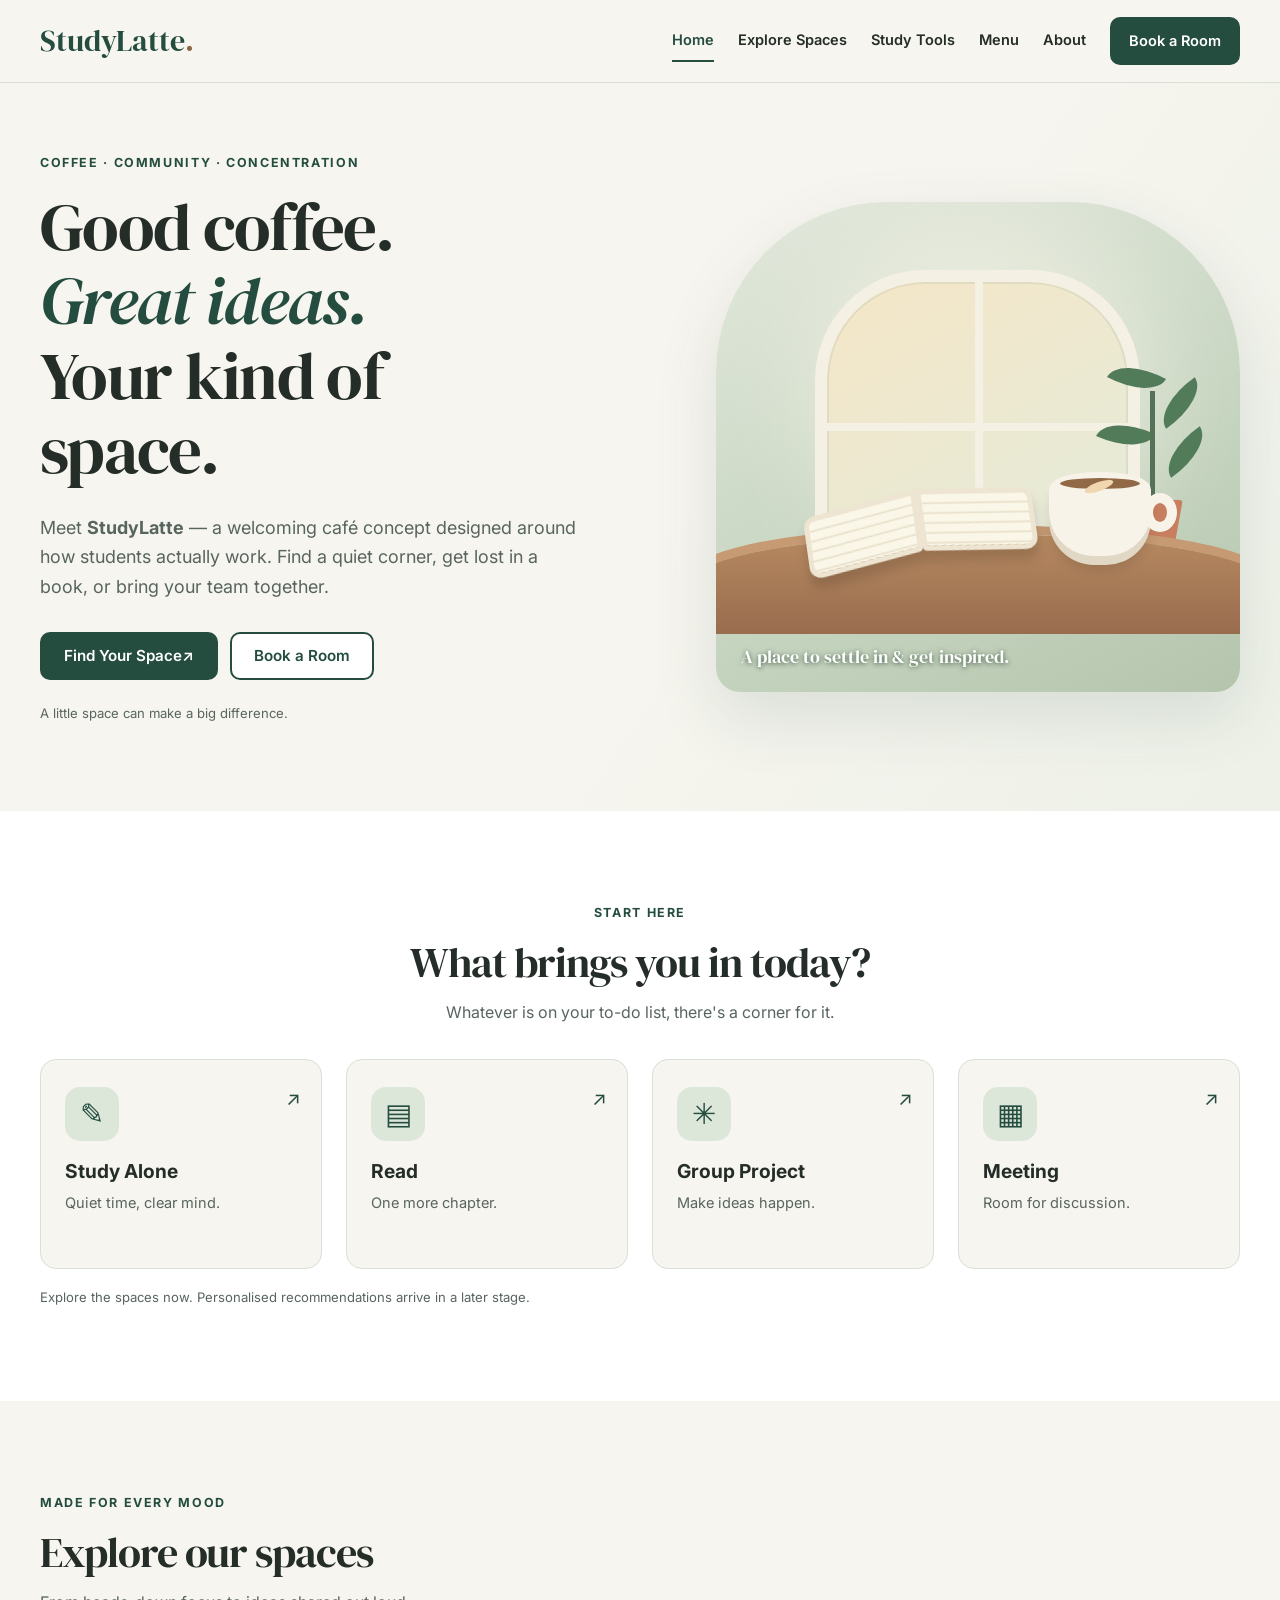
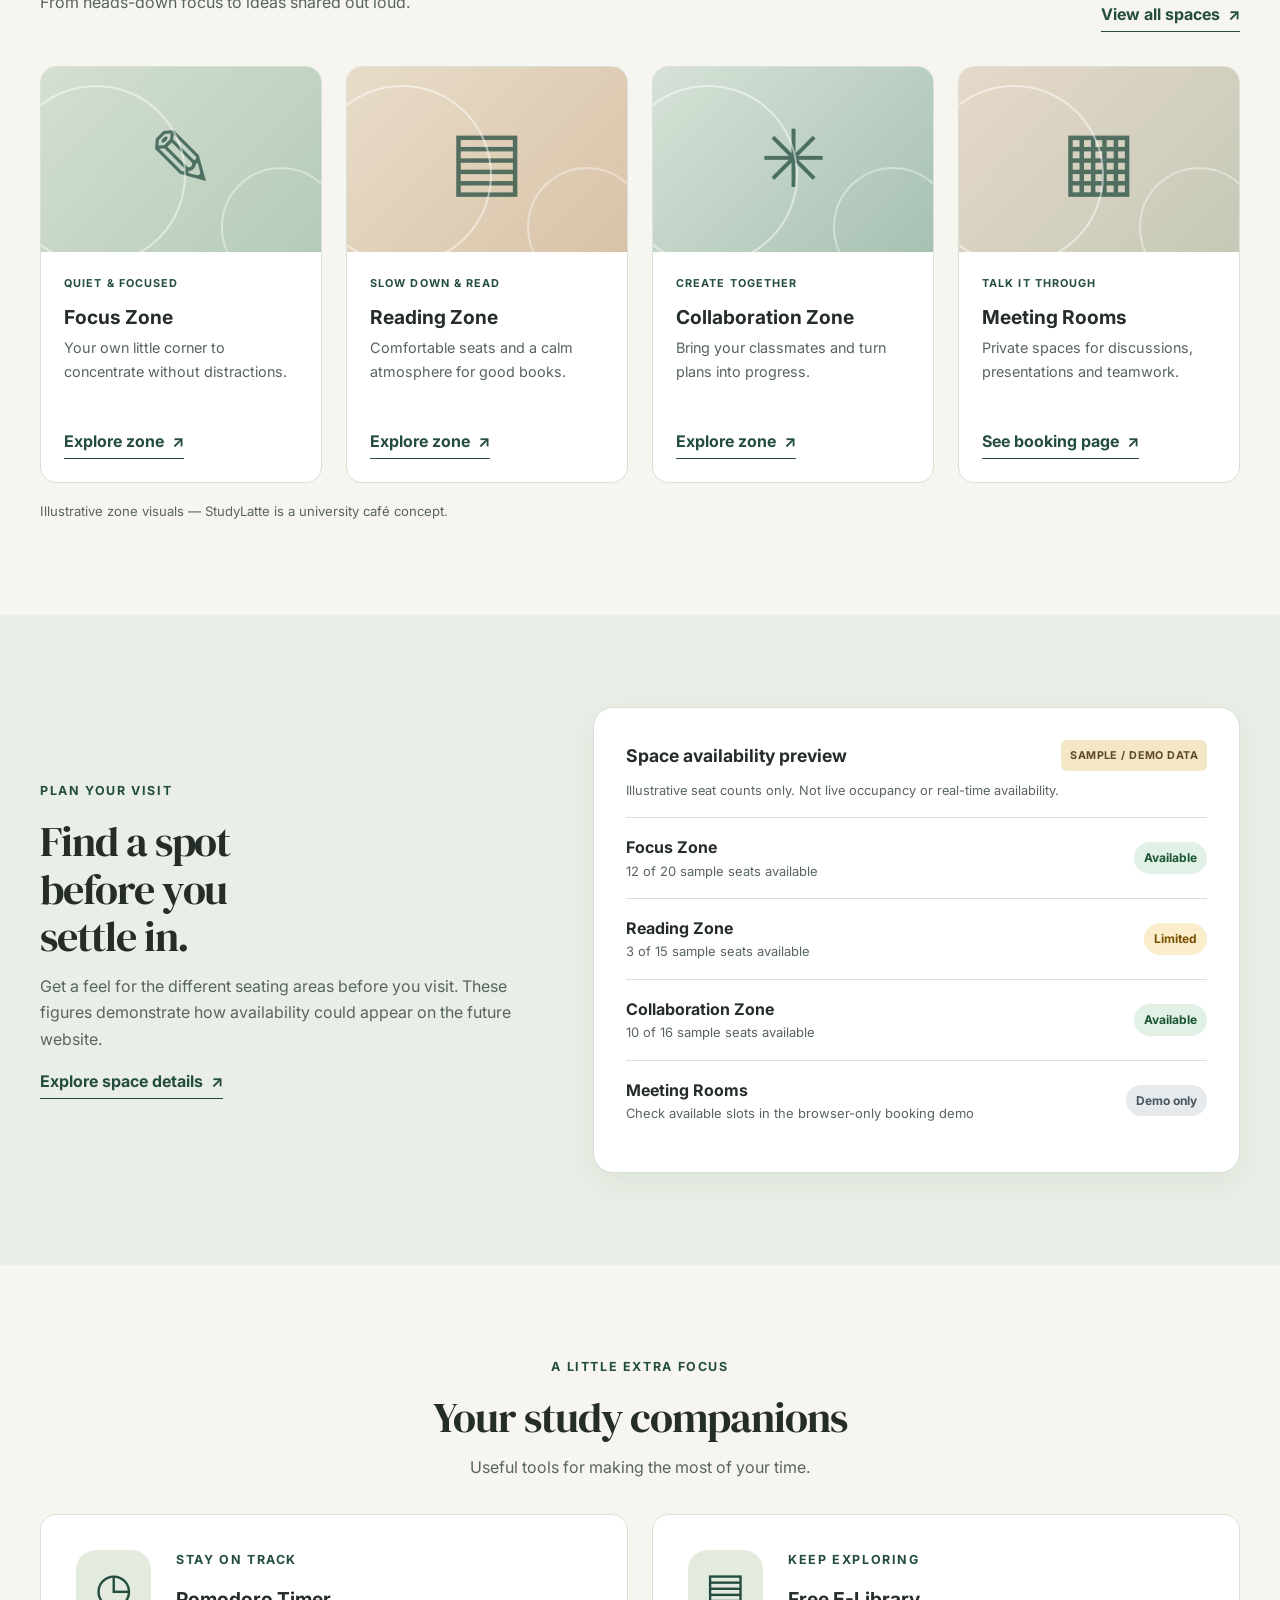
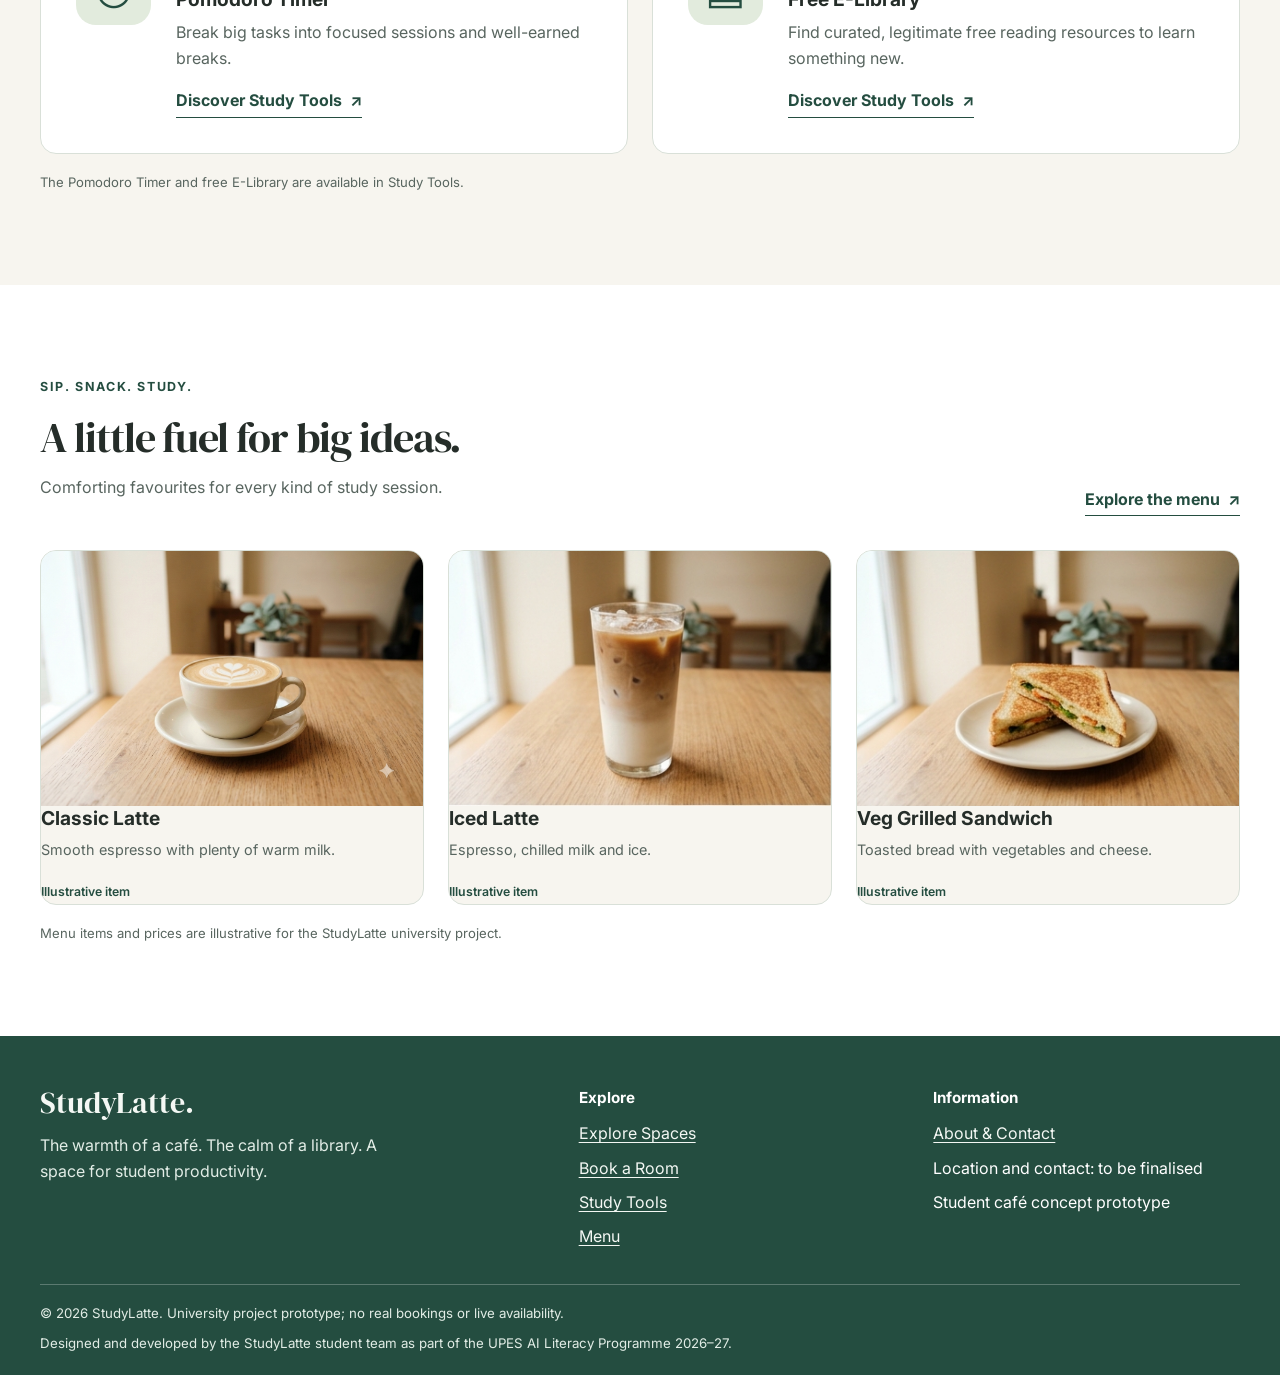
<file: index.html>
<!DOCTYPE html>
<html lang="en">
<head>
  <meta charset="UTF-8">
  <meta name="viewport" content="width=device-width, initial-scale=1">
  <meta name="description" content="StudyLatte is a student-focused reading and productivity café concept with spaces for focus, reading, teamwork and meetings.">
  <meta name="theme-color" content="#244D40">
  <title>StudyLatte | A space for every study session</title>
  <link rel="preconnect" href="https://fonts.googleapis.com">
  <link rel="preconnect" href="https://fonts.gstatic.com" crossorigin>
  <link href="https://fonts.googleapis.com/css2?family=DM+Serif+Display&family=Inter:wght@400;500;600;700&display=swap" rel="stylesheet">
  <link rel="stylesheet" href="css/style.css">
  <link rel="stylesheet" href="css/responsive.css">
  <script src="js/main.js" defer></script>
</head>
<body class="home-page">
  <a class="skip-link" href="#main-content">Skip to main content</a>
  <div id="site-header"></div>

  <main id="main-content" tabindex="-1">
    <!-- Hero: introduction and two clear paths into the site. -->
    <section class="home-hero" aria-labelledby="hero-title">
      <div class="container hero-grid">
        <div class="hero-copy">
          <p class="eyebrow">COFFEE · COMMUNITY · CONCENTRATION</p>
          <h1 id="hero-title">Good coffee.<br><em>Great ideas.</em><br>Your kind of space.</h1>
          <p class="lead">Meet <strong>StudyLatte</strong> — a welcoming café concept designed around how students actually work. Find a quiet corner, get lost in a book, or bring your team together.</p>
          <div class="hero-actions">
            <a class="btn btn-primary" href="spaces.html">Find Your Space <span aria-hidden="true">↗</span></a>
            <a class="btn btn-secondary" href="booking.html">Book a Room</a>
          </div>
          <p class="hero-note">A little space can make a big difference.</p>
        </div>
        <div class="hero-art" role="img" aria-label="Illustration of a warm study café table with a latte, open book, and green plants">
          <div class="hero-art-glow"></div>
          <div class="art-window"><span></span><span></span></div>
          <div class="art-plant"><span class="plant-leaf leaf-one"></span><span class="plant-leaf leaf-two"></span><span class="plant-leaf leaf-three"></span><span class="plant-leaf leaf-four"></span><span class="plant-stem"></span><span class="plant-pot"></span></div>
          <div class="art-table"></div>
          <div class="art-book"><span class="book-left"></span><span class="book-right"></span></div>
          <div class="art-cup"><span class="cup-coffee"></span><span class="cup-latte"></span></div>
          <div class="art-caption">A place to settle in &amp; get inspired.</div>
        </div>
      </div>
    </section>

    <!-- Quick links to the functional Space Finder on Explore Spaces. -->
    <section class="home-section finder-section" aria-labelledby="finder-title">
      <div class="container">
        <div class="section-heading centered">
          <p class="eyebrow">START HERE</p>
          <h2 id="finder-title">What brings you in today?</h2>
          <p>Whatever is on your to-do list, there's a corner for it.</p>
        </div>
        <div class="grid grid-4 activity-grid">
          <a class="activity-card" href="spaces.html"><span class="activity-icon" aria-hidden="true">✎</span><h3>Study Alone</h3><p>Quiet time, clear mind.</p><span class="card-arrow" aria-hidden="true">↗</span></a>
          <a class="activity-card" href="spaces.html"><span class="activity-icon" aria-hidden="true">▤</span><h3>Read</h3><p>One more chapter.</p><span class="card-arrow" aria-hidden="true">↗</span></a>
          <a class="activity-card" href="spaces.html"><span class="activity-icon" aria-hidden="true">✳</span><h3>Group Project</h3><p>Make ideas happen.</p><span class="card-arrow" aria-hidden="true">↗</span></a>
          <a class="activity-card" href="spaces.html"><span class="activity-icon" aria-hidden="true">▦</span><h3>Meeting</h3><p>Room for discussion.</p><span class="card-arrow" aria-hidden="true">↗</span></a>
        </div>
        <p class="section-footnote">Explore the spaces now. Personalised recommendations arrive in a later stage.</p>
      </div>
    </section>

    <!-- Four spaces: illustrative visual tiles, not photographs of a real venue. -->
    <section class="home-section spaces-section" aria-labelledby="spaces-title">
      <div class="container">
        <div class="section-heading heading-split">
          <div><p class="eyebrow">MADE FOR EVERY MOOD</p><h2 id="spaces-title">Explore our spaces</h2><p>From heads-down focus to ideas shared out loud.</p></div>
          <a class="text-link" href="spaces.html">View all spaces <span aria-hidden="true">↗</span></a>
        </div>
        <div class="grid grid-4 zone-grid">
          <article class="zone-card"><div class="zone-art zone-focus" aria-hidden="true"><span>✎</span></div><div class="zone-card-body"><span class="zone-tag">QUIET &amp; FOCUSED</span><h3>Focus Zone</h3><p>Your own little corner to concentrate without distractions.</p><a href="spaces.html" class="text-link">Explore zone <span aria-hidden="true">↗</span></a></div></article>
          <article class="zone-card"><div class="zone-art zone-reading" aria-hidden="true"><span>▤</span></div><div class="zone-card-body"><span class="zone-tag">SLOW DOWN &amp; READ</span><h3>Reading Zone</h3><p>Comfortable seats and a calm atmosphere for good books.</p><a href="spaces.html" class="text-link">Explore zone <span aria-hidden="true">↗</span></a></div></article>
          <article class="zone-card"><div class="zone-art zone-collab" aria-hidden="true"><span>✳</span></div><div class="zone-card-body"><span class="zone-tag">CREATE TOGETHER</span><h3>Collaboration Zone</h3><p>Bring your classmates and turn plans into progress.</p><a href="spaces.html" class="text-link">Explore zone <span aria-hidden="true">↗</span></a></div></article>
          <article class="zone-card"><div class="zone-art zone-meeting" aria-hidden="true"><span>▦</span></div><div class="zone-card-body"><span class="zone-tag">TALK IT THROUGH</span><h3>Meeting Rooms</h3><p>Private spaces for discussions, presentations and teamwork.</p><a href="booking.html" class="text-link">See booking page <span aria-hidden="true">↗</span></a></div></article>
        </div>
        <p class="section-footnote">Illustrative zone visuals — StudyLatte is a university café concept.</p>
      </div>
    </section>

    <!-- All values below are intentionally fixed sample figures, NOT live occupancy. -->
    <section class="home-section availability-section" aria-labelledby="availability-title">
      <div class="container availability-layout">
        <div class="availability-copy"><p class="eyebrow">PLAN YOUR VISIT</p><h2 id="availability-title">Find a spot before you settle in.</h2><p>Get a feel for the different seating areas before you visit. These figures demonstrate how availability could appear on the future website.</p><a class="text-link" href="spaces.html">Explore space details <span aria-hidden="true">↗</span></a></div>
        <div class="availability-panel"><div class="availability-panel-head"><h3>Space availability preview</h3><span class="demo-label">SAMPLE / DEMO DATA</span></div><p class="availability-disclaimer">Illustrative seat counts only. Not live occupancy or real-time availability.</p><div class="availability-row"><div><strong>Focus Zone</strong><span>12 of 20 sample seats available</span></div><span class="status-pill available">Available</span></div><div class="availability-row"><div><strong>Reading Zone</strong><span>3 of 15 sample seats available</span></div><span class="status-pill limited">Limited</span></div><div class="availability-row"><div><strong>Collaboration Zone</strong><span>10 of 16 sample seats available</span></div><span class="status-pill available">Available</span></div><div class="availability-row"><div><strong>Meeting Rooms</strong><span>Check available slots in the browser-only booking demo</span></div><span class="status-pill neutral">Demo only</span></div></div>
      </div>
    </section>

    <section class="home-section tools-section" aria-labelledby="tools-title"><div class="container"><div class="section-heading centered"><p class="eyebrow">A LITTLE EXTRA FOCUS</p><h2 id="tools-title">Your study companions</h2><p>Useful tools for making the most of your time.</p></div><div class="grid grid-2 feature-grid"><article class="feature-card"><div class="feature-icon" aria-hidden="true">◷</div><div><p class="eyebrow">STAY ON TRACK</p><h3>Pomodoro Timer</h3><p>Break big tasks into focused sessions and well-earned breaks.</p><a class="text-link" href="tools.html">Discover Study Tools <span aria-hidden="true">↗</span></a></div></article><article class="feature-card"><div class="feature-icon" aria-hidden="true">▤</div><div><p class="eyebrow">KEEP EXPLORING</p><h3>Free E-Library</h3><p>Find curated, legitimate free reading resources to learn something new.</p><a class="text-link" href="tools.html">Discover Study Tools <span aria-hidden="true">↗</span></a></div></article></div><p class="section-footnote">The Pomodoro Timer and free E-Library are available in Study Tools.</p></div></section>

    <section class="home-section menu-section" aria-labelledby="menu-title">
      <div class="container">
        <div class="section-heading heading-split">
          <div>
            <p class="eyebrow">SIP. SNACK. STUDY.</p>
            <h2 id="menu-title">A little fuel for big ideas.</h2>
            <p>Comforting favourites for every kind of study session.</p>
          </div>
          <a class="text-link" href="menu.html">Explore the menu <span aria-hidden="true">↗</span></a>
        </div>
        <div class="grid grid-3 menu-preview-grid">
          <article class="menu-preview-card">
            <img class="menu-preview-image" src="assets/images/menu/02-classic-latte.png" alt="Coffee with milk in a cream ceramic cup on a wooden café table" loading="lazy" width="600" height="400">
            <div class="menu-preview-info"><h3>Classic Latte</h3><p>Smooth espresso with plenty of warm milk.</p><span>Illustrative item</span></div>
          </article>
          <article class="menu-preview-card">
            <img class="menu-preview-image" src="assets/images/menu/06-iced-latte.png" alt="Iced latte with coffee, milk and ice in a tall glass" loading="lazy" width="600" height="400">
            <div class="menu-preview-info"><h3>Iced Latte</h3><p>Espresso, chilled milk and ice.</p><span>Illustrative item</span></div>
          </article>
          <article class="menu-preview-card">
            <img class="menu-preview-image" src="assets/images/menu/10-veg-grilled-sandwich.png" alt="Toasted vegetable sandwich with visible filling on a white plate" loading="lazy" width="600" height="400">
            <div class="menu-preview-info"><h3>Veg Grilled Sandwich</h3><p>Toasted bread with vegetables and cheese.</p><span>Illustrative item</span></div>
          </article>
        </div>
        <p class="section-footnote">Menu items and prices are illustrative for the StudyLatte university project.</p>
      </div>
    </section>
  </main>
  <div id="site-footer"></div>
</body>
</html>
</file>
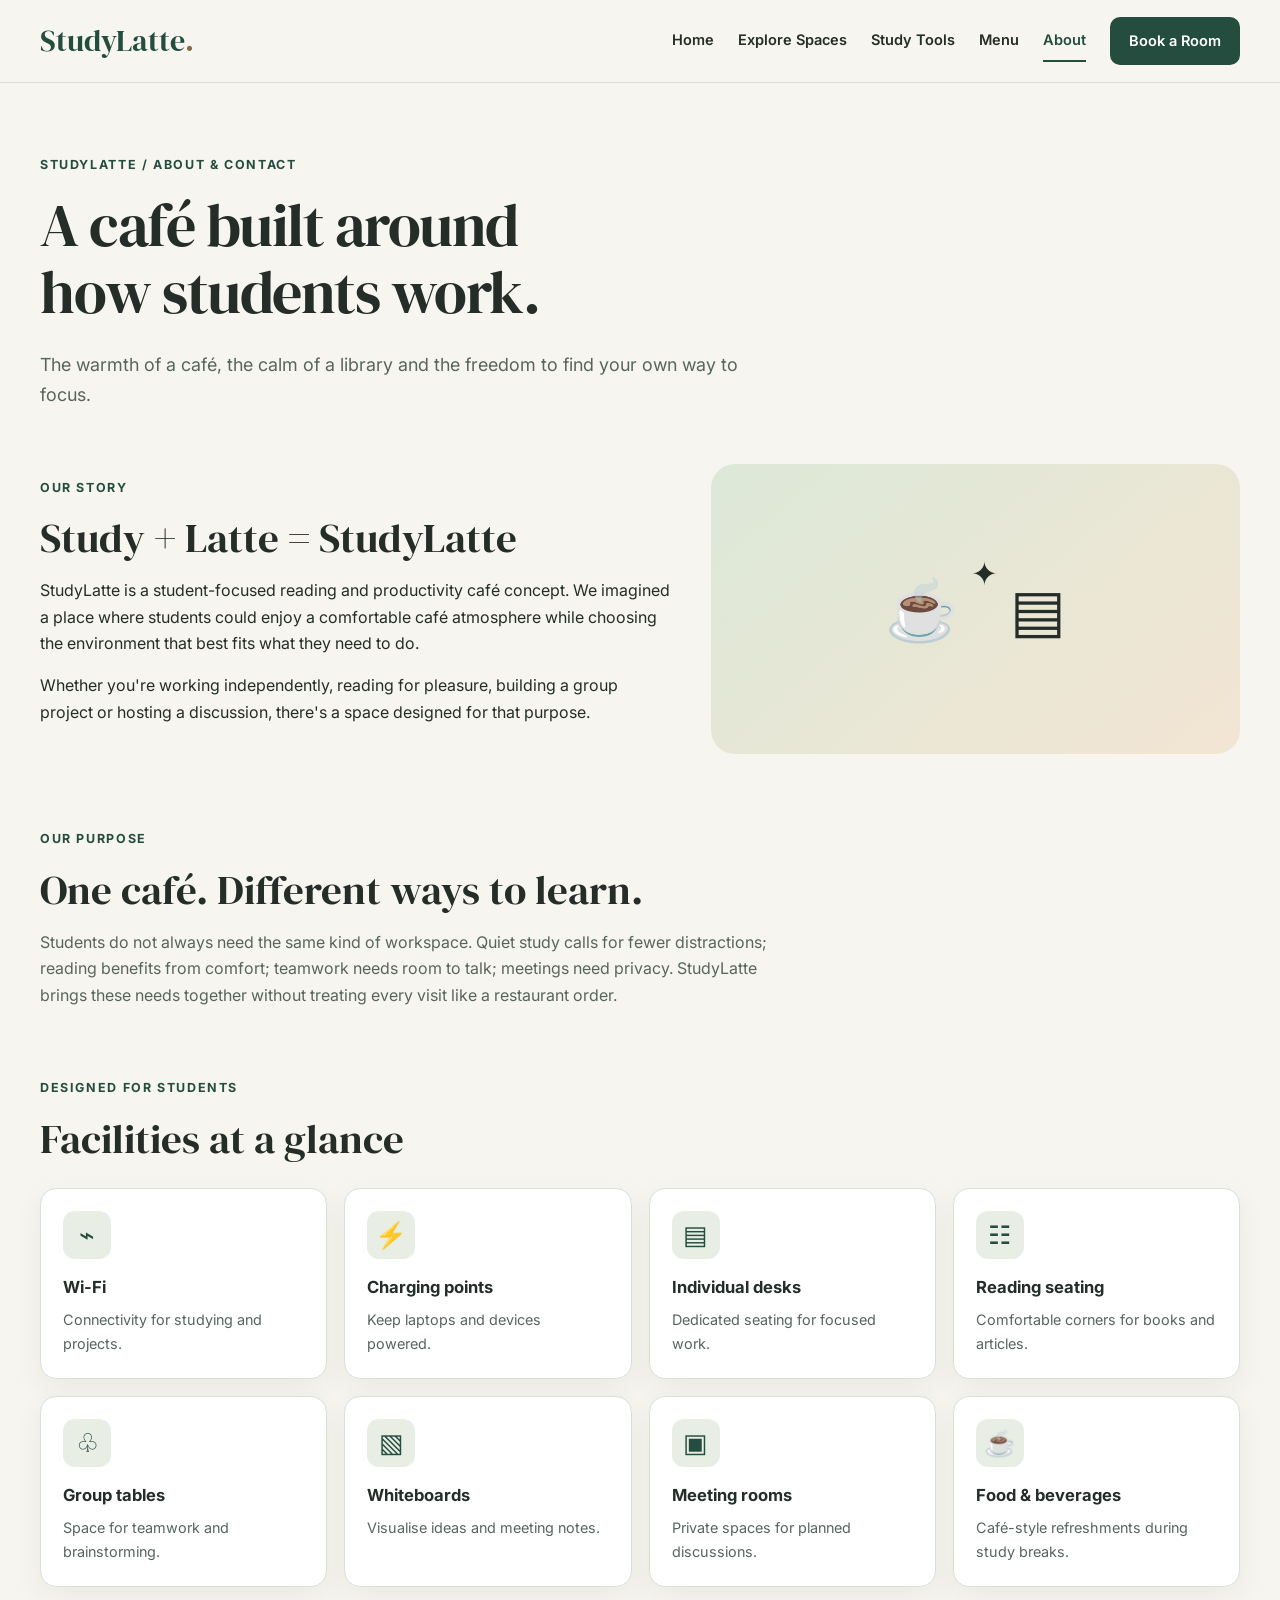
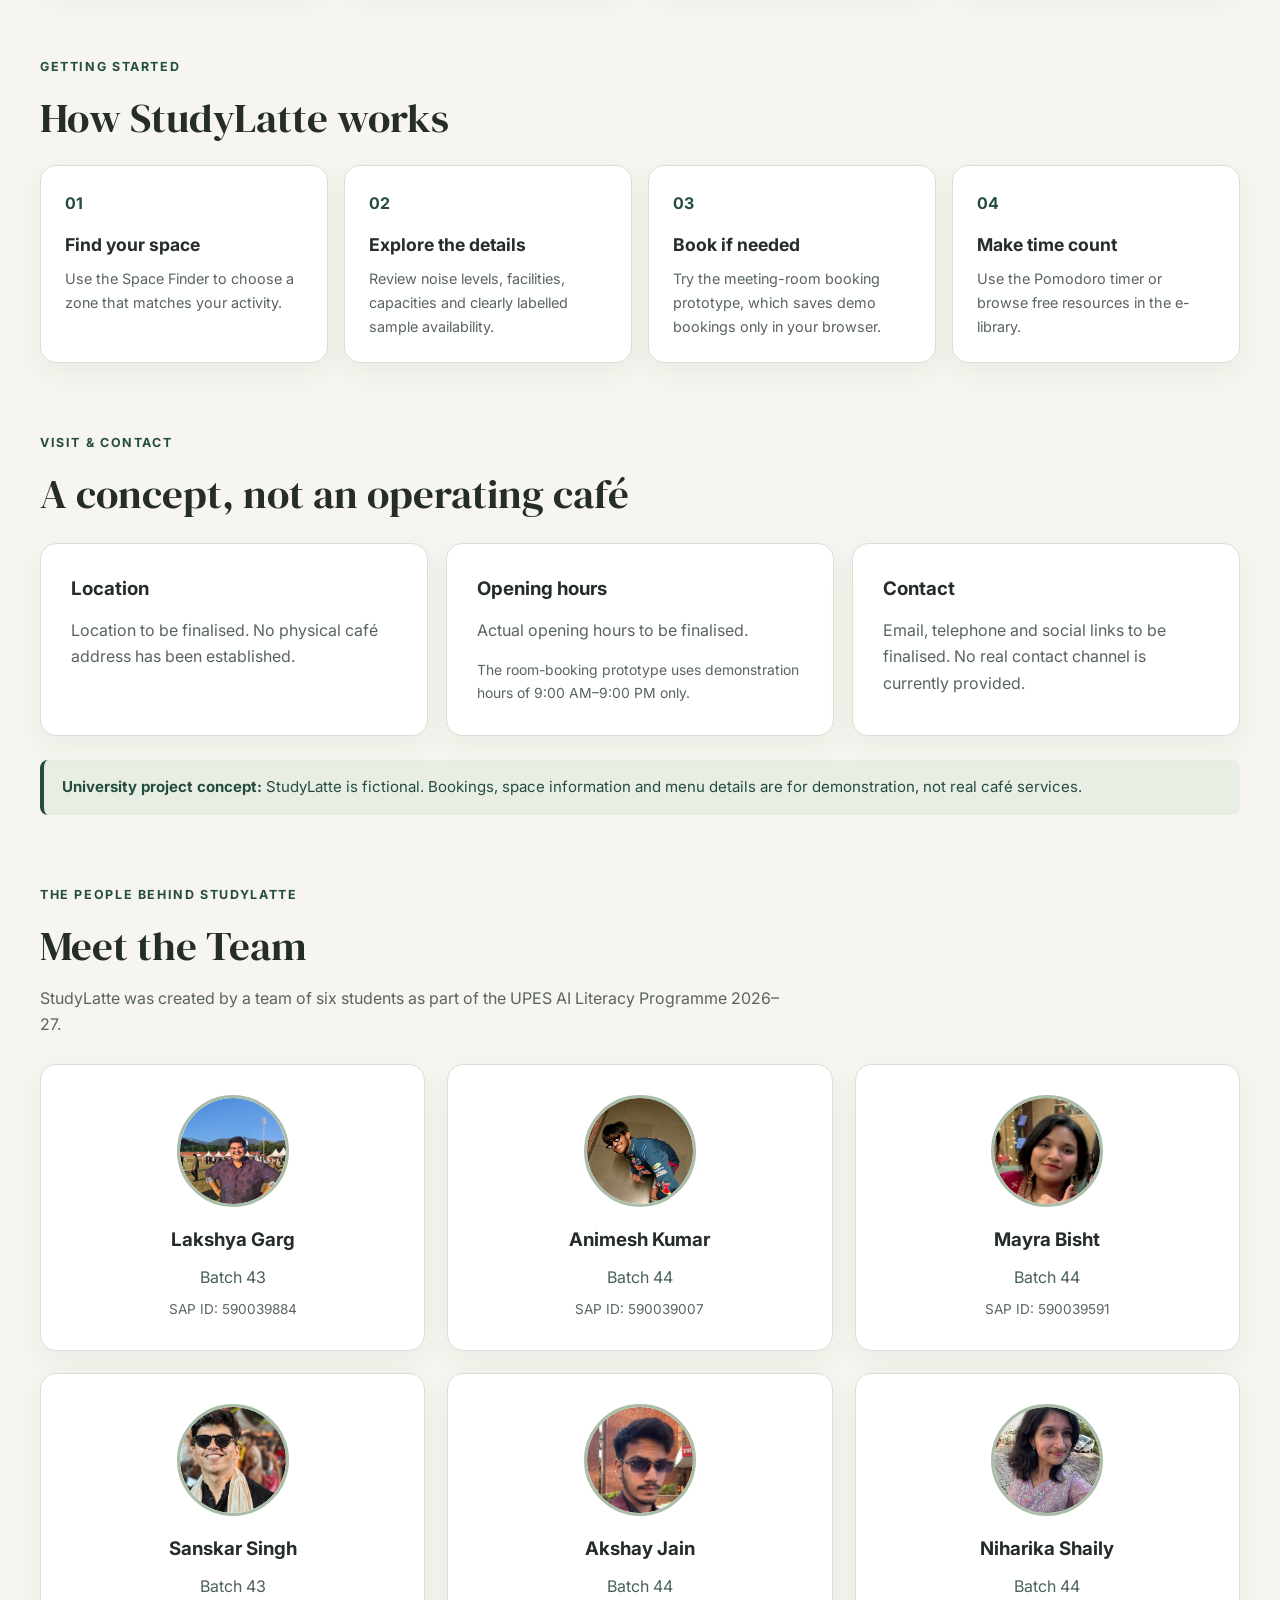
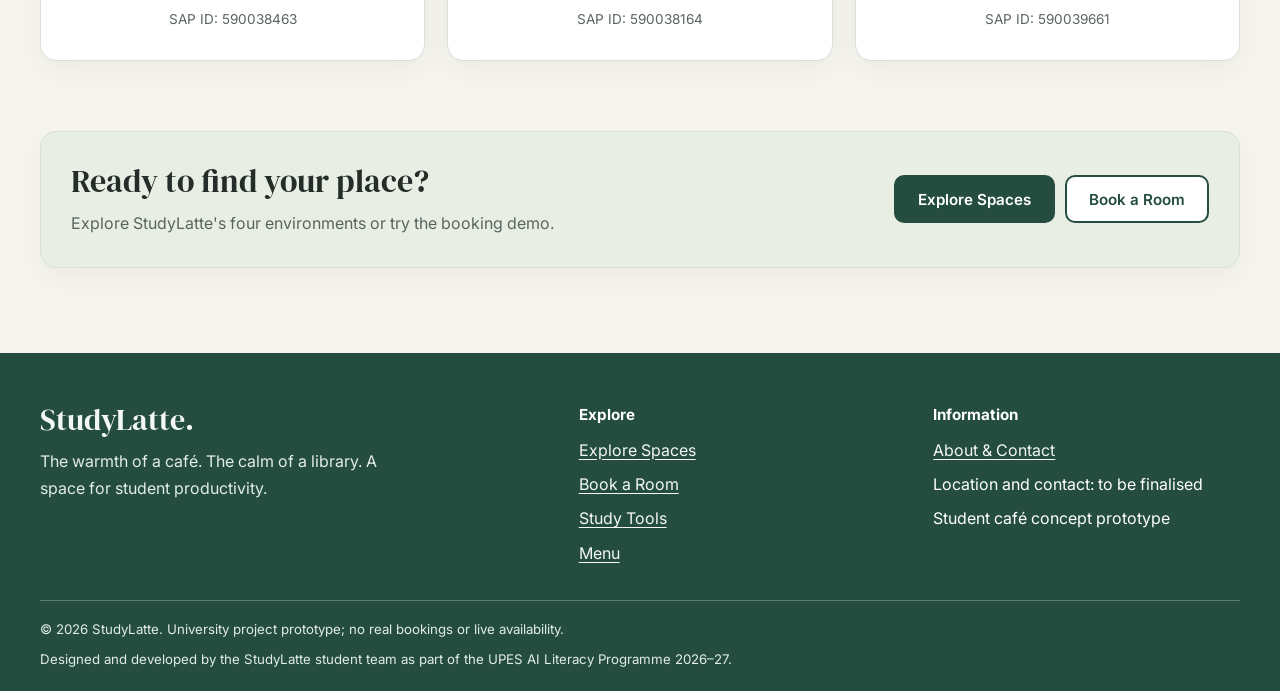
<file: about.html>
<!DOCTYPE html>
<html lang="en"><head><meta charset="UTF-8"><meta name="viewport" content="width=device-width, initial-scale=1"><meta name="theme-color" content="#244D40">
<title>About & Contact | StudyLatte</title><meta name="description" content="Learn about the StudyLatte student productivity café concept, facilities and demo information.">
<link rel="preconnect" href="https://fonts.googleapis.com"><link rel="preconnect" href="https://fonts.gstatic.com" crossorigin>
<link href="https://fonts.googleapis.com/css2?family=DM+Serif+Display&family=Inter:wght@400;500;600;700&display=swap" rel="stylesheet">
<link rel="stylesheet" href="css/style.css"><link rel="stylesheet" href="css/responsive.css"><script src="js/main.js" defer></script></head>
<body><a class="skip-link" href="#main-content">Skip to main content</a><div id="site-header"></div>
<main id="main-content" class="container page-main stage6-page" tabindex="-1"><header class="page-intro stage6-intro"><p class="eyebrow">STUDYLATTE / ABOUT &amp; CONTACT</p><h1>A café built around how students work.</h1><p class="lead">The warmth of a café, the calm of a library and the freedom to find your own way to focus.</p></header>
<section class="about-story" aria-labelledby="story-heading"><div class="about-story-copy"><p class="eyebrow">OUR STORY</p><h2 id="story-heading">Study + Latte = StudyLatte</h2><p>StudyLatte is a student-focused reading and productivity café concept. We imagined a place where students could enjoy a comfortable café atmosphere while choosing the environment that best fits what they need to do.</p><p>Whether you're working independently, reading for pleasure, building a group project or hosting a discussion, there's a space designed for that purpose.</p></div><div class="about-story-art" aria-hidden="true"><span>☕</span><span>✦</span><span>▤</span></div></section>
<section class="stage6-section" aria-labelledby="purpose-heading"><p class="eyebrow">OUR PURPOSE</p><h2 id="purpose-heading">One café. Different ways to learn.</h2><p class="stage6-wide-copy">Students do not always need the same kind of workspace. Quiet study calls for fewer distractions; reading benefits from comfort; teamwork needs room to talk; meetings need privacy. StudyLatte brings these needs together without treating every visit like a restaurant order.</p></section>
<section class="stage6-section" aria-labelledby="facilities-heading"><p class="eyebrow">DESIGNED FOR STUDENTS</p><h2 id="facilities-heading">Facilities at a glance</h2><div class="facility-grid"><article class="card facility-tile"><span aria-hidden="true" class="facility-icon">⌁</span><h3>Wi-Fi</h3><p>Connectivity for studying and projects.</p></article><article class="card facility-tile"><span aria-hidden="true" class="facility-icon">⚡</span><h3>Charging points</h3><p>Keep laptops and devices powered.</p></article><article class="card facility-tile"><span aria-hidden="true" class="facility-icon">▤</span><h3>Individual desks</h3><p>Dedicated seating for focused work.</p></article><article class="card facility-tile"><span aria-hidden="true" class="facility-icon">☷</span><h3>Reading seating</h3><p>Comfortable corners for books and articles.</p></article><article class="card facility-tile"><span aria-hidden="true" class="facility-icon">♧</span><h3>Group tables</h3><p>Space for teamwork and brainstorming.</p></article><article class="card facility-tile"><span aria-hidden="true" class="facility-icon">▧</span><h3>Whiteboards</h3><p>Visualise ideas and meeting notes.</p></article><article class="card facility-tile"><span aria-hidden="true" class="facility-icon">▣</span><h3>Meeting rooms</h3><p>Private spaces for planned discussions.</p></article><article class="card facility-tile"><span aria-hidden="true" class="facility-icon">☕</span><h3>Food & beverages</h3><p>Café-style refreshments during study breaks.</p></article></div></section>
<section class="stage6-section" aria-labelledby="how-heading"><p class="eyebrow">GETTING STARTED</p><h2 id="how-heading">How StudyLatte works</h2><ol class="how-grid"><li class="card"><span>01</span><h3>Find your space</h3><p>Use the Space Finder to choose a zone that matches your activity.</p></li><li class="card"><span>02</span><h3>Explore the details</h3><p>Review noise levels, facilities, capacities and clearly labelled sample availability.</p></li><li class="card"><span>03</span><h3>Book if needed</h3><p>Try the meeting-room booking prototype, which saves demo bookings only in your browser.</p></li><li class="card"><span>04</span><h3>Make time count</h3><p>Use the Pomodoro timer or browse free resources in the e-library.</p></li></ol></section>
<section class="stage6-section" aria-labelledby="contact-heading"><p class="eyebrow">VISIT &amp; CONTACT</p><h2 id="contact-heading">A concept, not an operating café</h2><div class="about-contact-grid"><div class="card"><h3>Location</h3><p>Location to be finalised. No physical café address has been established.</p></div><div class="card"><h3>Opening hours</h3><p>Actual opening hours to be finalised.</p><p class="contact-small">The room-booking prototype uses demonstration hours of 9:00 AM–9:00 PM only.</p></div><div class="card"><h3>Contact</h3><p>Email, telephone and social links to be finalised. No real contact channel is currently provided.</p></div></div><p class="demo-notice"><strong>University project concept:</strong> StudyLatte is fictional. Bookings, space information and menu details are for demonstration, not real café services.</p></section>

<section class="stage6-section team-section" aria-labelledby="team-heading">
  <p class="eyebrow">THE PEOPLE BEHIND STUDYLATTE</p>
  <h2 id="team-heading">Meet the Team</h2>
  <p class="stage6-wide-copy">StudyLatte was created by a team of six students as part of the UPES AI Literacy Programme 2026–27.</p>
  <div class="team-grid">
    <article class="card team-card">
      <span class="team-avatar team-photo-wrap">
        <img class="team-photo" src="assets/images/team/lakshya-garg.jpeg" alt="Profile photograph of Lakshya Garg" loading="lazy" style="object-position:50% 32%" onerror="this.hidden=true;this.nextElementSibling.hidden=false;">
        <span class="team-initials" hidden aria-hidden="true">LG</span>
      </span>
      <h3>Lakshya Garg</h3><p>Batch 43</p><p class="team-sap">SAP ID: 590039884</p>
    </article>
    <article class="card team-card">
      <span class="team-avatar team-photo-wrap">
        <img class="team-photo" src="assets/images/team/animesh-kumar.png" alt="Profile photograph of Animesh Kumar" loading="lazy" style="object-position:50% 28%" onerror="this.hidden=true;this.nextElementSibling.hidden=false;">
        <span class="team-initials" hidden aria-hidden="true">AK</span>
      </span>
      <h3>Animesh Kumar</h3><p>Batch 44</p><p class="team-sap">SAP ID: 590039007</p>
    </article>
    <article class="card team-card">
      <span class="team-avatar team-photo-wrap">
        <img class="team-photo" src="assets/images/team/mayra-bisht.png" alt="Profile photograph of Mayra Bisht" loading="lazy" style="object-position:50% 34%" onerror="this.hidden=true;this.nextElementSibling.hidden=false;">
        <span class="team-initials" hidden aria-hidden="true">MB</span>
      </span>
      <h3>Mayra Bisht</h3><p>Batch 44</p><p class="team-sap">SAP ID: 590039591</p>
    </article>
    <article class="card team-card">
      <span class="team-avatar team-photo-wrap">
        <img class="team-photo" src="assets/images/team/sanskar-singh.png" alt="Profile photograph of Sanskar Singh" loading="lazy" style="object-position:50% 38%" onerror="this.hidden=true;this.nextElementSibling.hidden=false;">
        <span class="team-initials" hidden aria-hidden="true">SS</span>
      </span>
      <h3>Sanskar Singh</h3><p>Batch 43</p><p class="team-sap">SAP ID: 590038463</p>
    </article>
    <article class="card team-card">
      <span class="team-avatar team-photo-wrap">
        <img class="team-photo" src="assets/images/team/akshay-jain.png" alt="Profile photograph of Akshay Jain" loading="lazy" style="object-position:50% 24%" onerror="this.hidden=true;this.nextElementSibling.hidden=false;">
        <span class="team-initials" hidden aria-hidden="true">AJ</span>
      </span>
      <h3>Akshay Jain</h3><p>Batch 44</p><p class="team-sap">SAP ID: 590038164</p>
    </article>
    <article class="card team-card">
      <span class="team-avatar team-photo-wrap">
        <img class="team-photo" src="assets/images/team/niharika-shaily.png" alt="Profile photograph of Niharika Shaily" loading="lazy" style="object-position:50% 30%" onerror="this.hidden=true;this.nextElementSibling.hidden=false;">
        <span class="team-initials" hidden aria-hidden="true">NS</span>
      </span>
      <h3>Niharika Shaily</h3><p>Batch 44</p><p class="team-sap">SAP ID: 590039661</p>
    </article>
  </div>
</section>
<section class="stage6-cta card"><div><h2>Ready to find your place?</h2><p>Explore StudyLatte's four environments or try the booking demo.</p></div><div class="stage6-cta-actions"><a class="btn btn-primary" href="spaces.html">Explore Spaces</a><a class="btn btn-secondary" href="booking.html">Book a Room</a></div></section></main><div id="site-footer"></div></body></html>
</file>
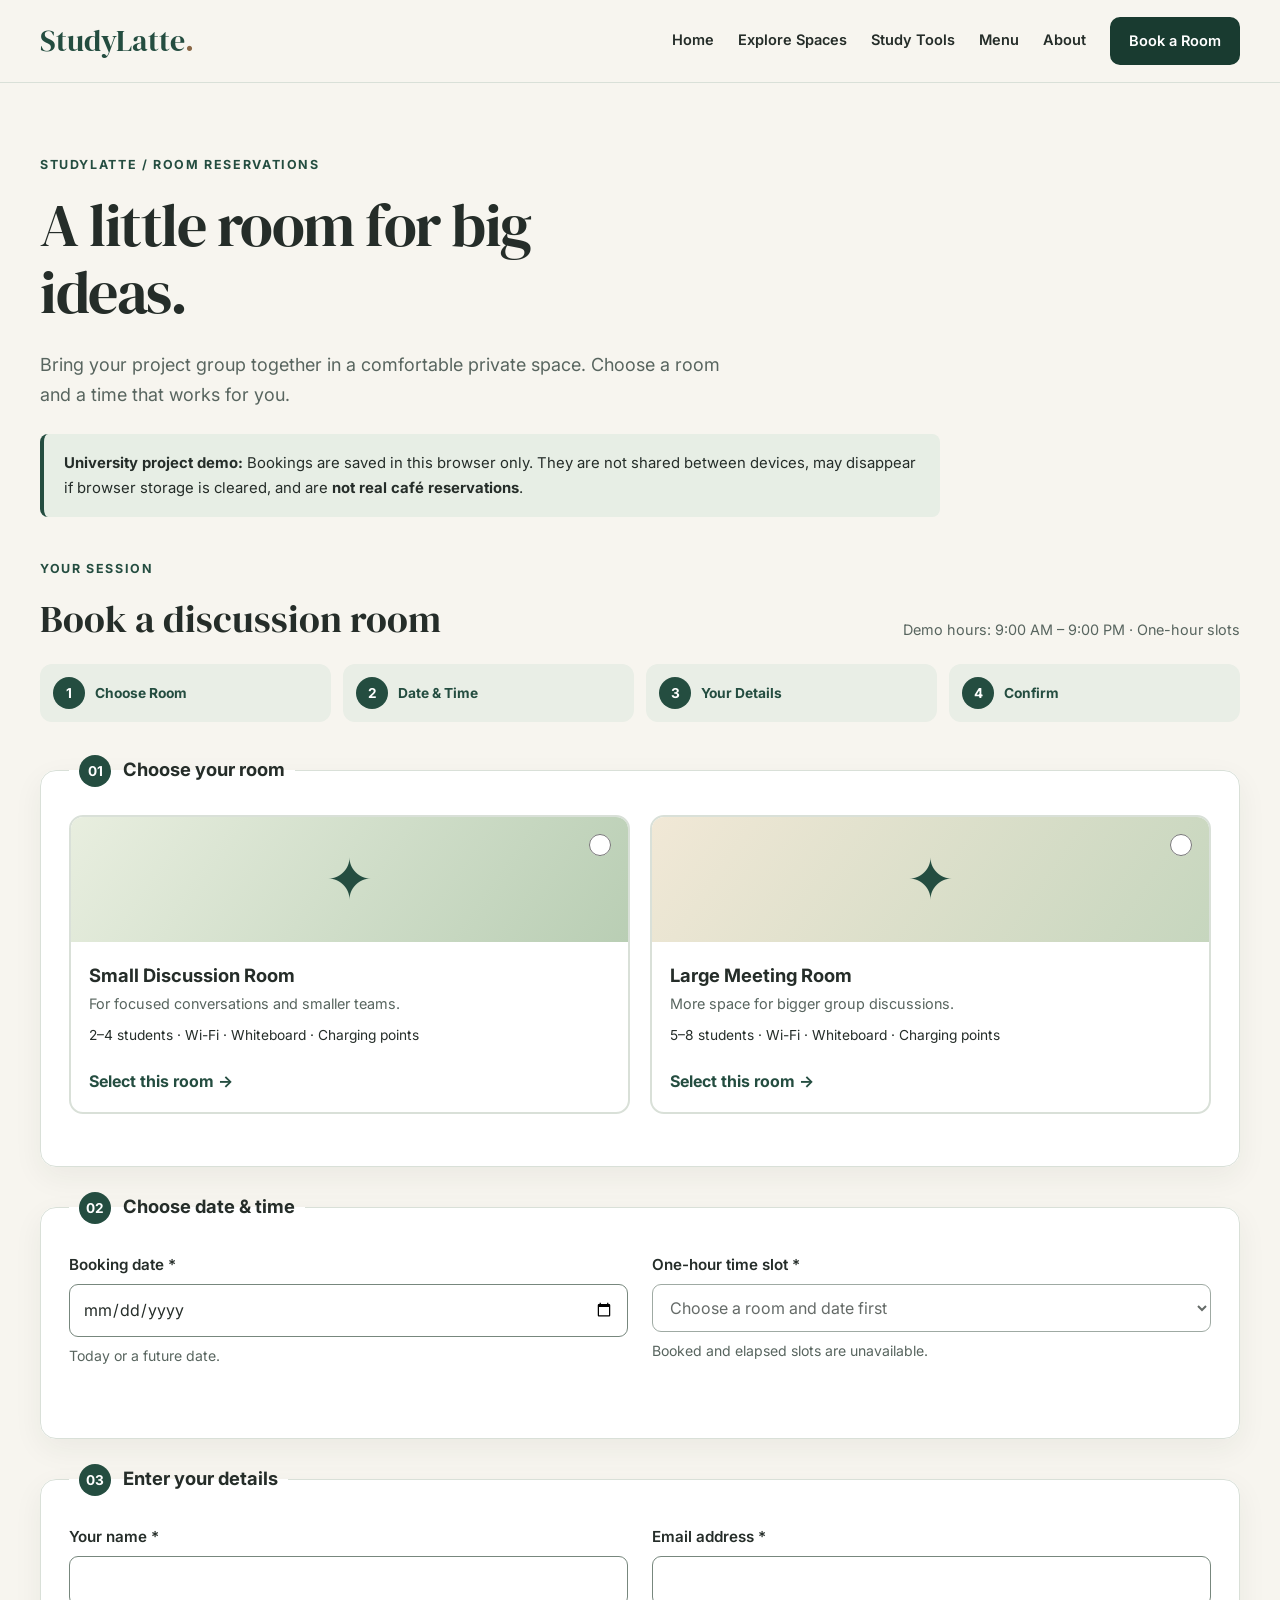
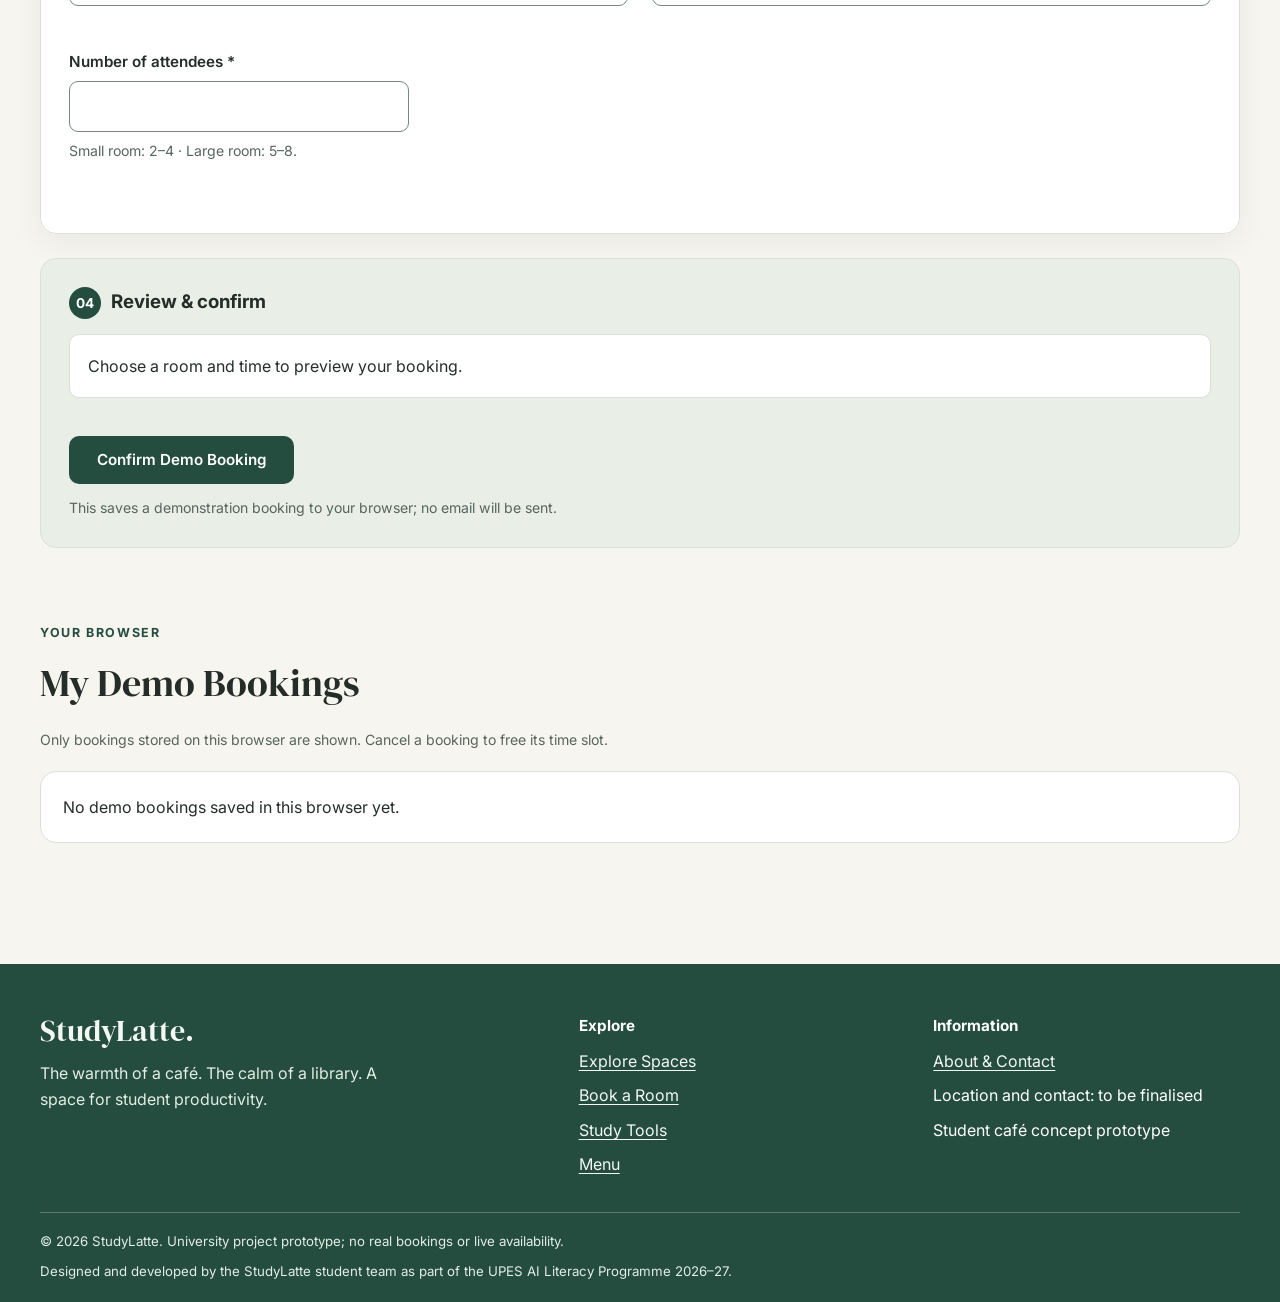
<file: booking.html>
<!DOCTYPE html>
<html lang="en">
<head>
  <meta charset="UTF-8">
  <meta name="viewport" content="width=device-width, initial-scale=1">
  <meta name="description" content="Book a StudyLatte discussion room in this browser-only university project demo.">
  <meta name="theme-color" content="#244D40">
  <title>Book a Room | StudyLatte</title>
  <link rel="preconnect" href="https://fonts.googleapis.com">
  <link rel="preconnect" href="https://fonts.gstatic.com" crossorigin>
  <link href="https://fonts.googleapis.com/css2?family=DM+Serif+Display&family=Inter:wght@400;500;600;700&display=swap" rel="stylesheet">
  <link rel="stylesheet" href="css/style.css">
  <link rel="stylesheet" href="css/responsive.css">
  <script src="js/main.js" defer></script>
  <script src="js/booking.js" defer></script>
</head>
<body>
  <a class="skip-link" href="#main-content">Skip to main content</a>
  <div id="site-header"></div>
  <main id="main-content" class="booking-page" tabindex="-1">
    <section class="container booking-intro">
      <p class="eyebrow">STUDYLATTE / ROOM RESERVATIONS</p>
      <h1>A little room for big ideas.</h1>
      <p class="lead">Bring your project group together in a comfortable private space. Choose a room and a time that works for you.</p>
      <div class="booking-notice" role="note"><strong>University project demo:</strong> Bookings are saved in this browser only. They are not shared between devices, may disappear if browser storage is cleared, and are <strong>not real café reservations</strong>.</div>
    </section>
    <section class="container booking-content" aria-labelledby="booking-heading">
      <div class="booking-heading-row"><div><p class="eyebrow">YOUR SESSION</p><h2 id="booking-heading">Book a discussion room</h2></div><p class="booking-hours">Demo hours: 9:00 AM – 9:00 PM · One-hour slots</p></div>
      <ol class="booking-steps" aria-label="Booking steps"><li><span>1</span> Choose Room</li><li><span>2</span> Date &amp; Time</li><li><span>3</span> Your Details</li><li><span>4</span> Confirm</li></ol>
      <form id="booking-form" novalidate>
        <fieldset class="booking-fieldset" aria-describedby="room-error"><legend><span class="step-number">01</span> Choose your room</legend>
          <div class="room-options">
            <label class="room-option"><input type="radio" name="room" value="room-small" required><span class="room-option-body"><span class="room-art room-art-small" aria-hidden="true">✦</span><span class="room-option-title">Small Discussion Room</span><span class="room-option-description">For focused conversations and smaller teams.</span><span class="room-option-meta">2–4 students · Wi-Fi · Whiteboard · Charging points</span><span class="room-option-select">Select this room <span aria-hidden="true">→</span></span></span></label>
            <label class="room-option"><input type="radio" name="room" value="room-large"><span class="room-option-body"><span class="room-art room-art-large" aria-hidden="true">✦</span><span class="room-option-title">Large Meeting Room</span><span class="room-option-description">More space for bigger group discussions.</span><span class="room-option-meta">5–8 students · Wi-Fi · Whiteboard · Charging points</span><span class="room-option-select">Select this room <span aria-hidden="true">→</span></span></span></label>
          </div><p id="room-error" class="form-error booking-error" aria-live="polite"></p>
        </fieldset>
        <fieldset class="booking-fieldset"><legend><span class="step-number">02</span> Choose date &amp; time</legend>
          <div class="booking-fields-two"><div class="form-field"><label for="booking-date">Booking date <span aria-hidden="true">*</span></label><input id="booking-date" name="date" type="date" required aria-describedby="date-hint date-error"><span id="date-hint" class="form-hint">Today or a future date.</span><span id="date-error" class="form-error booking-error" aria-live="polite"></span></div><div class="form-field"><label for="booking-time">One-hour time slot <span aria-hidden="true">*</span></label><select id="booking-time" name="time" required aria-describedby="time-hint time-error"><option value="">Choose a room and date first</option></select><span id="time-hint" class="form-hint">Booked and elapsed slots are unavailable.</span><span id="time-error" class="form-error booking-error" aria-live="polite"></span></div></div>
        </fieldset>
        <fieldset class="booking-fieldset"><legend><span class="step-number">03</span> Enter your details</legend>
          <div class="booking-fields-two"><div class="form-field"><label for="student-name">Your name <span aria-hidden="true">*</span></label><input id="student-name" name="studentName" type="text" maxlength="80" autocomplete="name" required aria-describedby="name-error"><span id="name-error" class="form-error booking-error" aria-live="polite"></span></div><div class="form-field"><label for="student-email">Email address <span aria-hidden="true">*</span></label><input id="student-email" name="email" type="email" maxlength="254" autocomplete="email" required aria-describedby="email-error"><span id="email-error" class="form-error booking-error" aria-live="polite"></span></div></div>
          <div class="form-field booking-attendees"><label for="attendees">Number of attendees <span aria-hidden="true">*</span></label><input id="attendees" name="attendees" type="number" min="2" max="8" step="1" required aria-describedby="attendees-hint attendees-error"><span id="attendees-hint" class="form-hint">Small room: 2–4 · Large room: 5–8.</span><span id="attendees-error" class="form-error booking-error" aria-live="polite"></span></div>
        </fieldset>
        <section class="booking-confirm-step" aria-labelledby="confirm-step-heading"><h3 id="confirm-step-heading"><span class="step-number">04</span> Review &amp; confirm</h3><div id="booking-summary" class="booking-summary" aria-live="polite">Choose a room and time to preview your booking.</div><p id="booking-form-error" class="form-error booking-error" role="alert"></p><button class="btn btn-primary booking-submit" type="submit">Confirm Demo Booking</button><p class="form-hint">This saves a demonstration booking to your browser; no email will be sent.</p></section>
      </form>
      <section id="booking-confirmation" class="booking-confirmation" aria-labelledby="confirmation-title" hidden tabindex="-1"><span class="booking-success-icon" aria-hidden="true">✓</span><h2 id="confirmation-title">Your demo booking is saved!</h2><div id="confirmation-details"></div><p class="booking-confirm-warning"><strong>Demo booking saved in this browser only. This is not a real café reservation.</strong></p><button id="new-booking" class="btn btn-secondary" type="button">Make another booking</button></section>
    </section>
    <section class="container my-bookings-section" aria-labelledby="my-bookings-title"><div class="booking-heading-row"><div><p class="eyebrow">YOUR BROWSER</p><h2 id="my-bookings-title">My Demo Bookings</h2></div></div><p class="form-hint">Only bookings stored on this browser are shown. Cancel a booking to free its time slot.</p><div id="my-bookings-list" aria-live="polite"></div></section>
  </main>
  <div id="site-footer"></div>
</body>
</html>
</file>
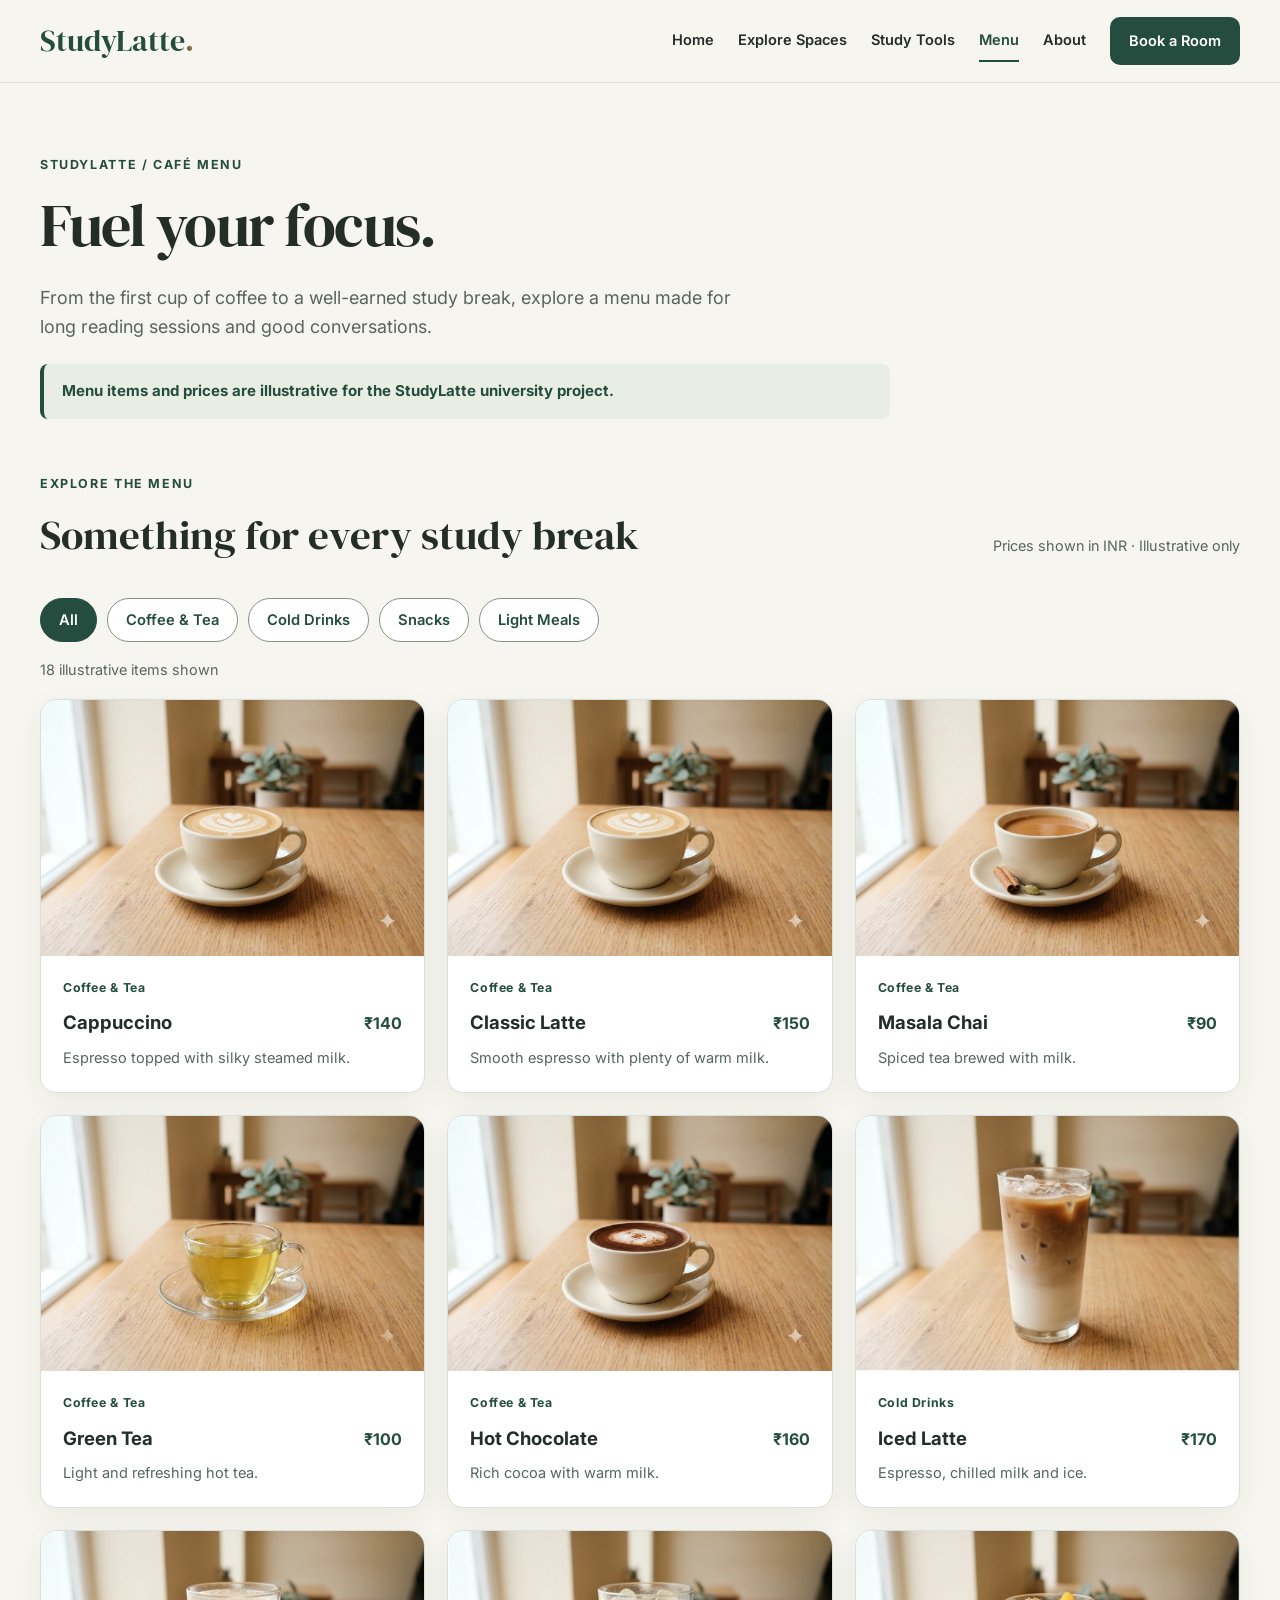
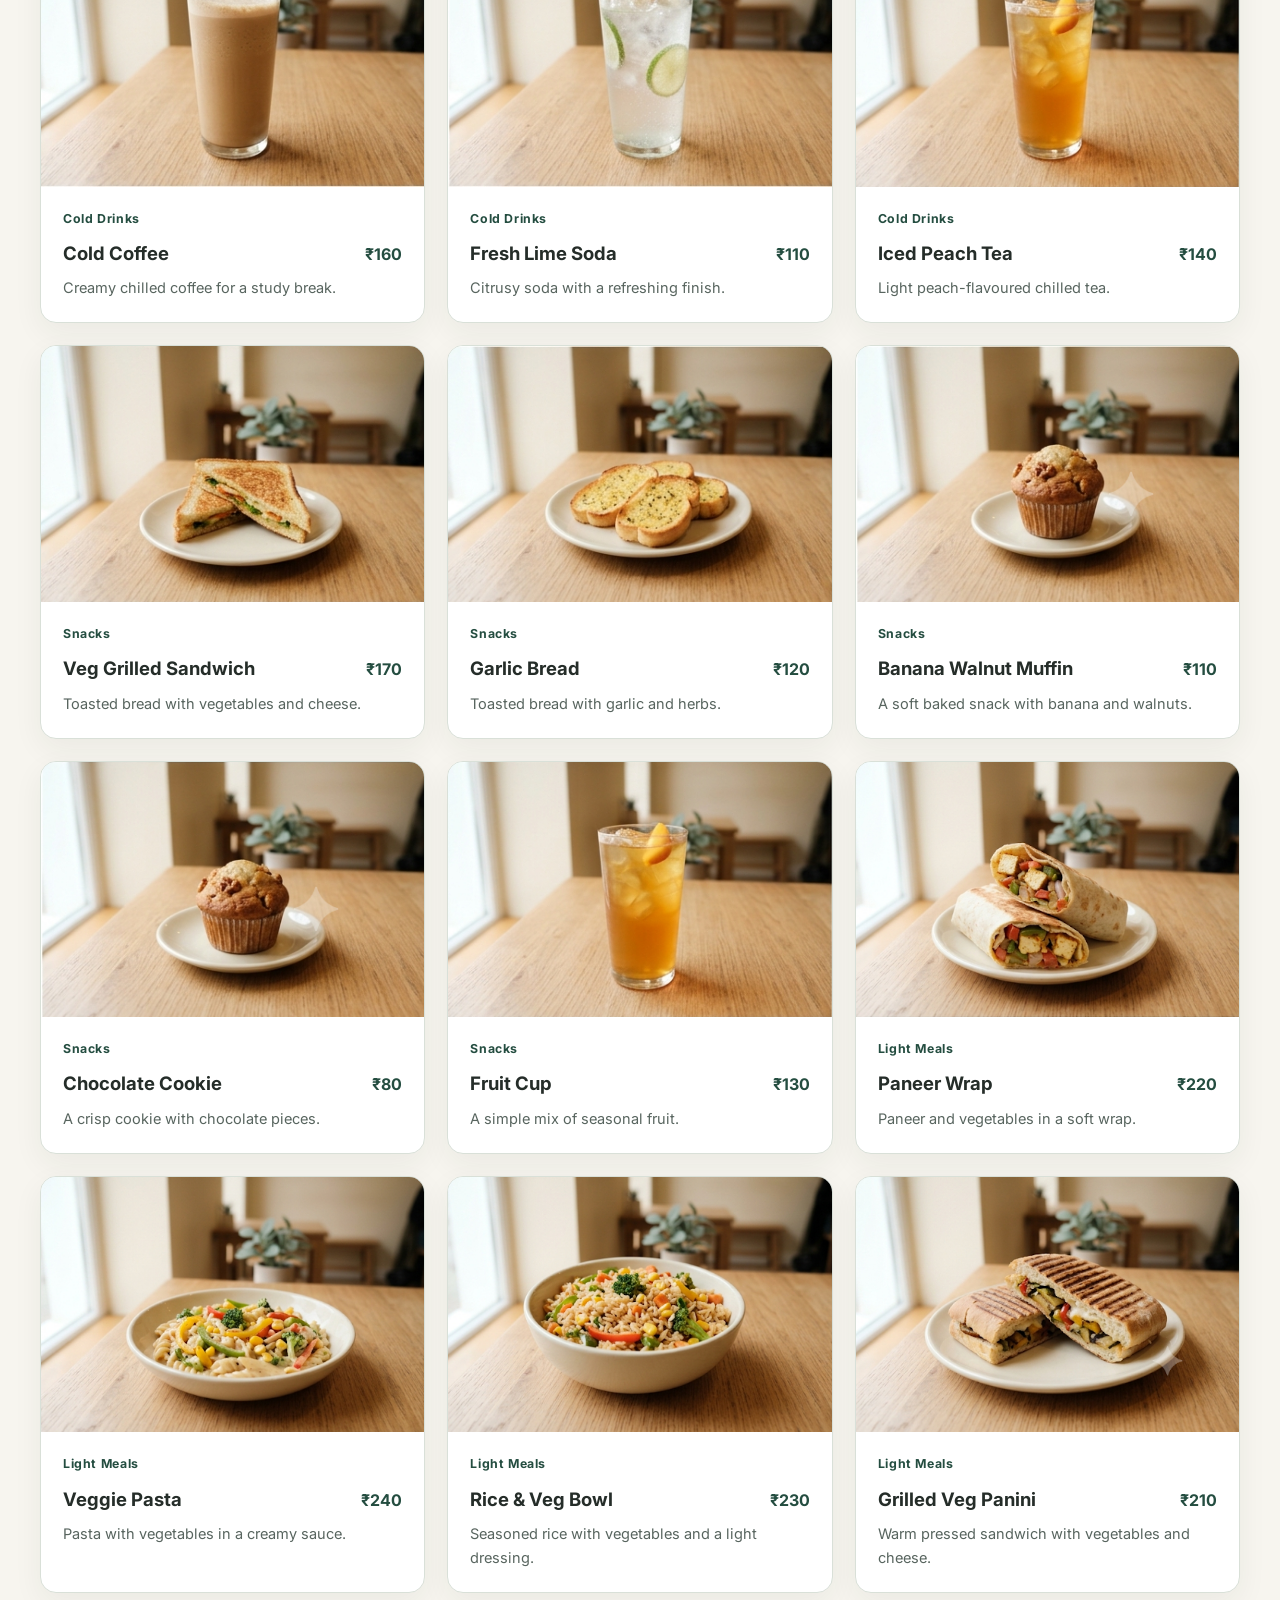
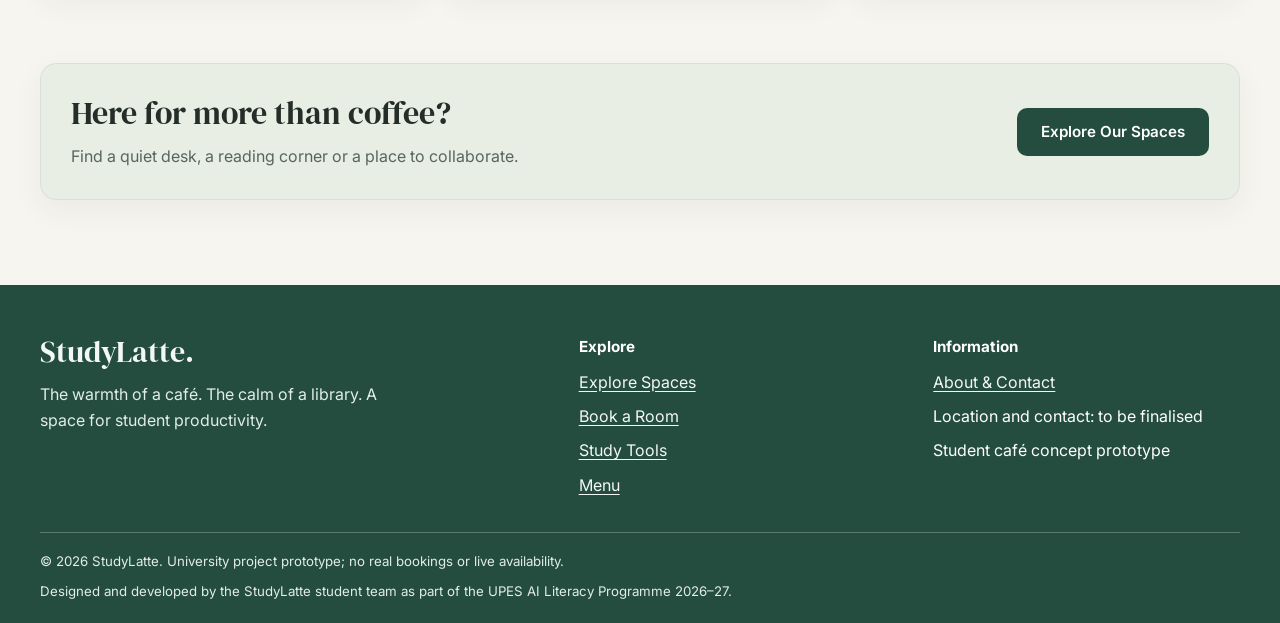
<file: menu.html>
<!DOCTYPE html>
<html lang="en"><head><meta charset="UTF-8"><meta name="viewport" content="width=device-width, initial-scale=1"><meta name="theme-color" content="#244D40">
<title>Menu | StudyLatte</title><meta name="description" content="Explore the illustrative StudyLatte café menu and filter food and drinks.">
<link rel="preconnect" href="https://fonts.googleapis.com"><link rel="preconnect" href="https://fonts.gstatic.com" crossorigin>
<link href="https://fonts.googleapis.com/css2?family=DM+Serif+Display&family=Inter:wght@400;500;600;700&display=swap" rel="stylesheet">
<link rel="stylesheet" href="css/style.css"><link rel="stylesheet" href="css/responsive.css"><script src="js/main.js" defer></script><script src="data/menu-data.js" defer></script><script src="js/menu.js" defer></script></head>
<body><a class="skip-link" href="#main-content">Skip to main content</a><div id="site-header"></div>
<main id="main-content" class="container page-main stage6-page" tabindex="-1"><header class="page-intro stage6-intro"><p class="eyebrow">STUDYLATTE / CAFÉ MENU</p><h1>Fuel your focus.</h1><p class="lead">From the first cup of coffee to a well-earned study break, explore a menu made for long reading sessions and good conversations.</p><p class="demo-notice"><strong>Menu items and prices are illustrative for the StudyLatte university project.</strong></p></header>
<section aria-labelledby="menu-heading"><div class="stage6-section-heading"><div><p class="eyebrow">EXPLORE THE MENU</p><h2 id="menu-heading">Something for every study break</h2></div><p>Prices shown in INR · Illustrative only</p></div>
<div class="menu-filters" role="group" aria-label="Filter menu by category"><button type="button" class="menu-filter" data-menu-category="All" aria-pressed="false">All</button><button type="button" class="menu-filter" data-menu-category="Coffee & Tea" aria-pressed="false">Coffee & Tea</button><button type="button" class="menu-filter" data-menu-category="Cold Drinks" aria-pressed="false">Cold Drinks</button><button type="button" class="menu-filter" data-menu-category="Snacks" aria-pressed="false">Snacks</button><button type="button" class="menu-filter" data-menu-category="Light Meals" aria-pressed="false">Light Meals</button></div><p id="menu-count" class="menu-count" role="status" aria-live="polite"></p><div id="menu-grid" class="menu-grid"></div></section>
<section class="stage6-cta card"><div><h2>Here for more than coffee?</h2><p>Find a quiet desk, a reading corner or a place to collaborate.</p></div><a class="btn btn-primary" href="spaces.html">Explore Our Spaces</a></section></main><div id="site-footer"></div></body></html>
</file>
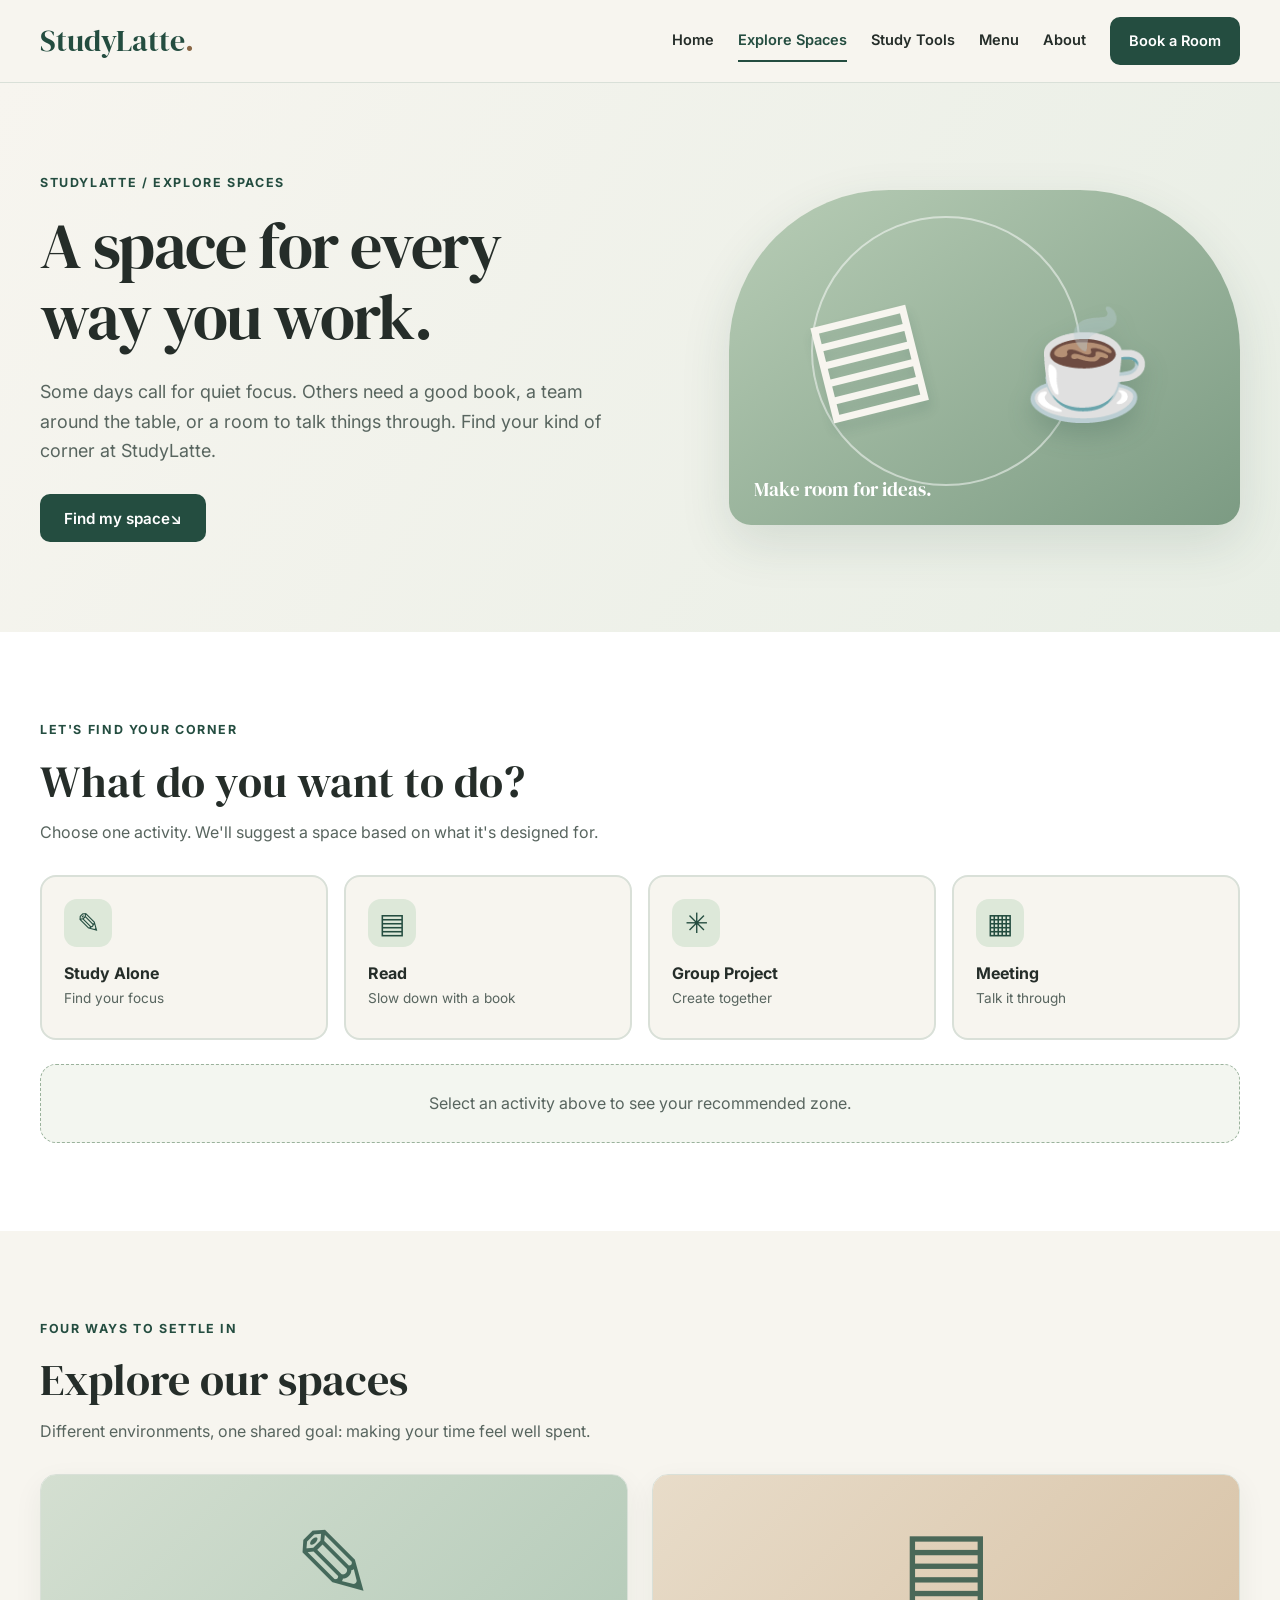
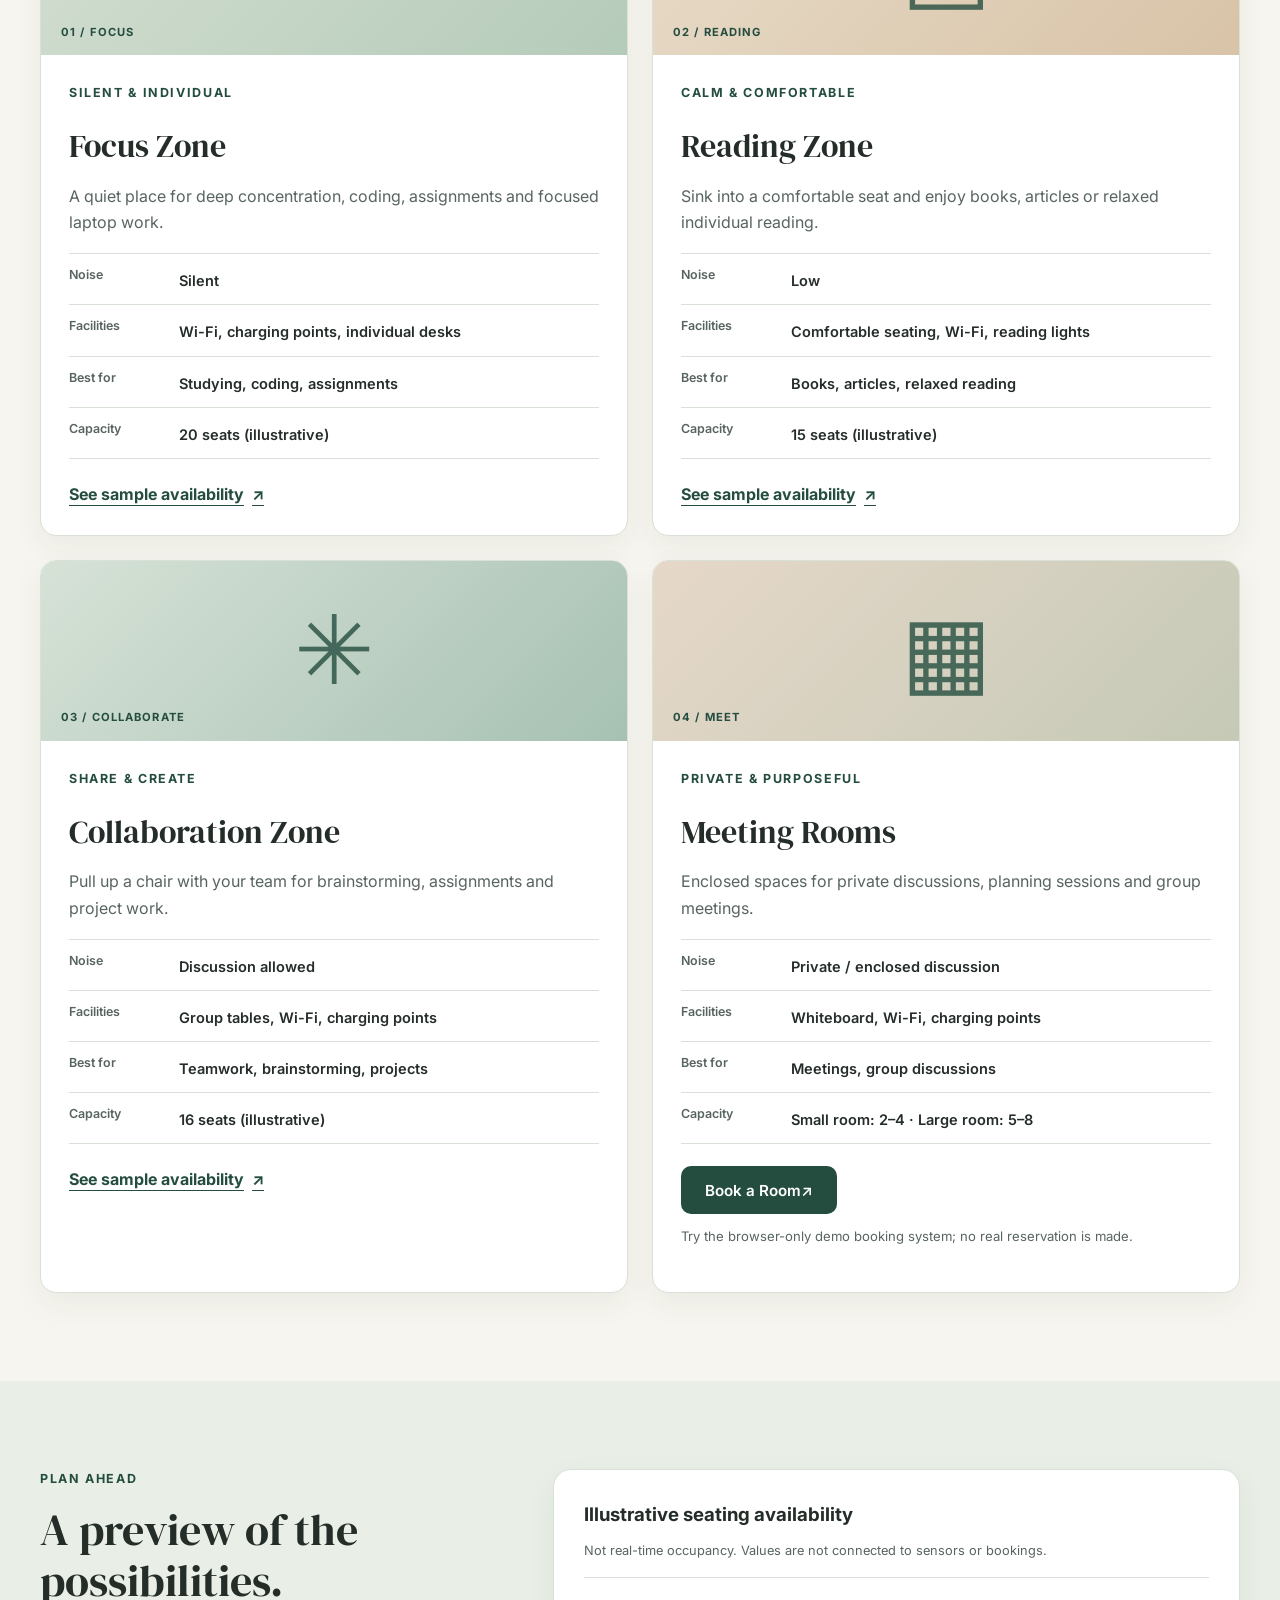
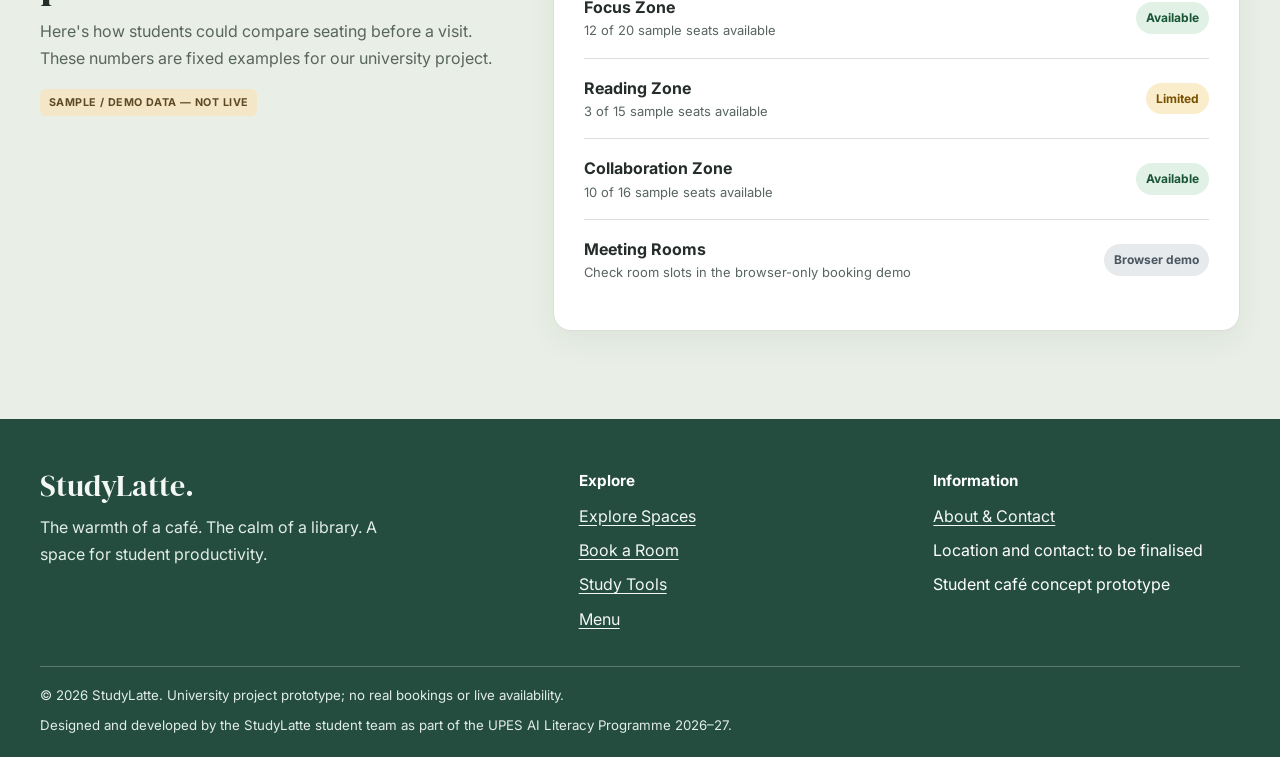
<file: spaces.html>
<!DOCTYPE html>
<html lang="en">
<head>
  <meta charset="UTF-8">
  <meta name="viewport" content="width=device-width, initial-scale=1">
  <meta name="description" content="Explore StudyLatte's Focus, Reading, Collaboration and Meeting spaces and find the right zone for your activity.">
  <meta name="theme-color" content="#244D40">
  <title>Explore Spaces | StudyLatte</title>
  <link rel="preconnect" href="https://fonts.googleapis.com">
  <link rel="preconnect" href="https://fonts.gstatic.com" crossorigin>
  <link href="https://fonts.googleapis.com/css2?family=DM+Serif+Display&family=Inter:wght@400;500;600;700&display=swap" rel="stylesheet">
  <link rel="stylesheet" href="css/style.css">
  <link rel="stylesheet" href="css/responsive.css">
  <script src="js/main.js" defer></script>
  <script src="js/space-finder.js" defer></script>
</head>
<body class="spaces-page">
  <a class="skip-link" href="#main-content">Skip to main content</a>
  <div id="site-header"></div>
  <main id="main-content" tabindex="-1">
    <section class="spaces-hero" aria-labelledby="spaces-page-title">
      <div class="container spaces-hero-layout">
        <div>
          <p class="eyebrow">STUDYLATTE / EXPLORE SPACES</p>
          <h1 id="spaces-page-title">A space for every way you work.</h1>
          <p class="lead">Some days call for quiet focus. Others need a good book, a team around the table, or a room to talk things through. Find your kind of corner at StudyLatte.</p>
          <a class="btn btn-primary" href="#space-finder">Find my space <span aria-hidden="true">↘</span></a>
        </div>
        <div class="spaces-hero-art" role="img" aria-label="Illustration of a café study table with books, a laptop and a coffee cup">
          <span class="spaces-art-circle" aria-hidden="true"></span><span class="spaces-art-book" aria-hidden="true">▤</span><span class="spaces-art-cup" aria-hidden="true">☕</span><span class="spaces-art-note" aria-hidden="true">Make room for ideas.</span>
        </div>
      </div>
    </section>

    <section class="spaces-section spaces-finder-section" id="space-finder" aria-labelledby="finder-heading">
      <div class="container">
        <div class="spaces-section-heading">
          <p class="eyebrow">LET'S FIND YOUR CORNER</p>
          <h2 id="finder-heading">What do you want to do?</h2>
          <p>Choose one activity. We'll suggest a space based on what it's designed for.</p>
        </div>
        <!-- Native buttons support keyboard activation with Enter and Space. -->
        <div class="finder-options" role="group" aria-label="Choose your activity">
          <button class="finder-option" type="button" data-activity="study" aria-pressed="false"><span class="finder-option-icon" aria-hidden="true">✎</span><span class="finder-option-title">Study Alone</span><span class="finder-option-subtitle">Find your focus</span></button>
          <button class="finder-option" type="button" data-activity="read" aria-pressed="false"><span class="finder-option-icon" aria-hidden="true">▤</span><span class="finder-option-title">Read</span><span class="finder-option-subtitle">Slow down with a book</span></button>
          <button class="finder-option" type="button" data-activity="group" aria-pressed="false"><span class="finder-option-icon" aria-hidden="true">✳</span><span class="finder-option-title">Group Project</span><span class="finder-option-subtitle">Create together</span></button>
          <button class="finder-option" type="button" data-activity="meeting" aria-pressed="false"><span class="finder-option-icon" aria-hidden="true">▦</span><span class="finder-option-title">Meeting</span><span class="finder-option-subtitle">Talk it through</span></button>
        </div>
        <div class="finder-empty" id="finder-empty">Select an activity above to see your recommended zone.</div>
        <!-- JS reveals this result without navigating or reloading the page. -->
        <section class="finder-result" id="finder-result" aria-labelledby="recommendation-title" hidden>
          <div class="finder-result-top"><span class="eyebrow">YOUR RECOMMENDED SPACE</span><span class="finder-result-badge">Matched to your activity</span></div>
          <h3 id="recommendation-title" tabindex="-1"></h3>
          <p id="recommendation-reason" class="finder-reason"></p>
          <dl class="finder-facts"><div><dt>Noise level</dt><dd id="recommendation-noise"></dd></div><div><dt>Facilities</dt><dd id="recommendation-facilities"></dd></div><div><dt>Capacity</dt><dd id="recommendation-capacity"></dd></div></dl>
          <a class="btn btn-primary" id="recommendation-action" href="#zones">View zone details</a>
        </section>
      </div>
    </section>

    <section class="spaces-section spaces-zones-section" id="zones" aria-labelledby="zones-heading">
      <div class="container">
        <div class="spaces-section-heading"><p class="eyebrow">FOUR WAYS TO SETTLE IN</p><h2 id="zones-heading">Explore our spaces</h2><p>Different environments, one shared goal: making your time feel well spent.</p></div>
        <div class="spaces-zone-grid">
          <article class="space-detail-card" id="focus-zone" aria-labelledby="focus-title"><div class="space-detail-art zone-focus" aria-hidden="true"><span>✎</span><small>01 / FOCUS</small></div><div class="space-detail-body"><p class="eyebrow">SILENT &amp; INDIVIDUAL</p><h3 id="focus-title">Focus Zone</h3><p>A quiet place for deep concentration, coding, assignments and focused laptop work.</p><dl class="zone-specs"><div><dt>Noise</dt><dd>Silent</dd></div><div><dt>Facilities</dt><dd>Wi-Fi, charging points, individual desks</dd></div><div><dt>Best for</dt><dd>Studying, coding, assignments</dd></div><div><dt>Capacity</dt><dd>20 seats (illustrative)</dd></div></dl><a class="zone-detail-link" href="#sample-availability">See sample availability <span aria-hidden="true">↗</span></a></div></article>
          <article class="space-detail-card" id="reading-zone" aria-labelledby="reading-title"><div class="space-detail-art zone-reading" aria-hidden="true"><span>▤</span><small>02 / READING</small></div><div class="space-detail-body"><p class="eyebrow">CALM &amp; COMFORTABLE</p><h3 id="reading-title">Reading Zone</h3><p>Sink into a comfortable seat and enjoy books, articles or relaxed individual reading.</p><dl class="zone-specs"><div><dt>Noise</dt><dd>Low</dd></div><div><dt>Facilities</dt><dd>Comfortable seating, Wi-Fi, reading lights</dd></div><div><dt>Best for</dt><dd>Books, articles, relaxed reading</dd></div><div><dt>Capacity</dt><dd>15 seats (illustrative)</dd></div></dl><a class="zone-detail-link" href="#sample-availability">See sample availability <span aria-hidden="true">↗</span></a></div></article>
          <article class="space-detail-card" id="collaboration-zone" aria-labelledby="collaboration-title"><div class="space-detail-art zone-collab" aria-hidden="true"><span>✳</span><small>03 / COLLABORATE</small></div><div class="space-detail-body"><p class="eyebrow">SHARE &amp; CREATE</p><h3 id="collaboration-title">Collaboration Zone</h3><p>Pull up a chair with your team for brainstorming, assignments and project work.</p><dl class="zone-specs"><div><dt>Noise</dt><dd>Discussion allowed</dd></div><div><dt>Facilities</dt><dd>Group tables, Wi-Fi, charging points</dd></div><div><dt>Best for</dt><dd>Teamwork, brainstorming, projects</dd></div><div><dt>Capacity</dt><dd>16 seats (illustrative)</dd></div></dl><a class="zone-detail-link" href="#sample-availability">See sample availability <span aria-hidden="true">↗</span></a></div></article>
          <article class="space-detail-card" id="meeting-rooms" aria-labelledby="meeting-title"><div class="space-detail-art zone-meeting" aria-hidden="true"><span>▦</span><small>04 / MEET</small></div><div class="space-detail-body"><p class="eyebrow">PRIVATE &amp; PURPOSEFUL</p><h3 id="meeting-title">Meeting Rooms</h3><p>Enclosed spaces for private discussions, planning sessions and group meetings.</p><dl class="zone-specs"><div><dt>Noise</dt><dd>Private / enclosed discussion</dd></div><div><dt>Facilities</dt><dd>Whiteboard, Wi-Fi, charging points</dd></div><div><dt>Best for</dt><dd>Meetings, group discussions</dd></div><div><dt>Capacity</dt><dd>Small room: 2–4 · Large room: 5–8</dd></div></dl><a class="btn btn-primary" href="booking.html">Book a Room <span aria-hidden="true">↗</span></a><p class="booking-note">Try the browser-only demo booking system; no real reservation is made.</p></div></article>
        </div>
      </div>
    </section>

    <section class="spaces-section spaces-availability-section" id="sample-availability" aria-labelledby="availability-heading">
      <div class="container availability-spaces-layout"><div><p class="eyebrow">PLAN AHEAD</p><h2 id="availability-heading">A preview of the possibilities.</h2><p>Here's how students could compare seating before a visit. These numbers are fixed examples for our university project.</p><span class="demo-label">SAMPLE / DEMO DATA — NOT LIVE</span></div>
      <div class="spaces-availability-panel"><h3>Illustrative seating availability</h3><p class="availability-disclaimer">Not real-time occupancy. Values are not connected to sensors or bookings.</p>
        <div class="availability-row"><div><strong>Focus Zone</strong><span>12 of 20 sample seats available</span></div><span class="status-pill available">Available</span></div>
        <div class="availability-row"><div><strong>Reading Zone</strong><span>3 of 15 sample seats available</span></div><span class="status-pill limited">Limited</span></div>
        <div class="availability-row"><div><strong>Collaboration Zone</strong><span>10 of 16 sample seats available</span></div><span class="status-pill available">Available</span></div>
        <div class="availability-row"><div><strong>Meeting Rooms</strong><span>Check room slots in the browser-only booking demo</span></div><span class="status-pill neutral">Browser demo</span></div>
      </div></div>
    </section>
  </main>
  <div id="site-footer"></div>
</body>
</html>
</file>
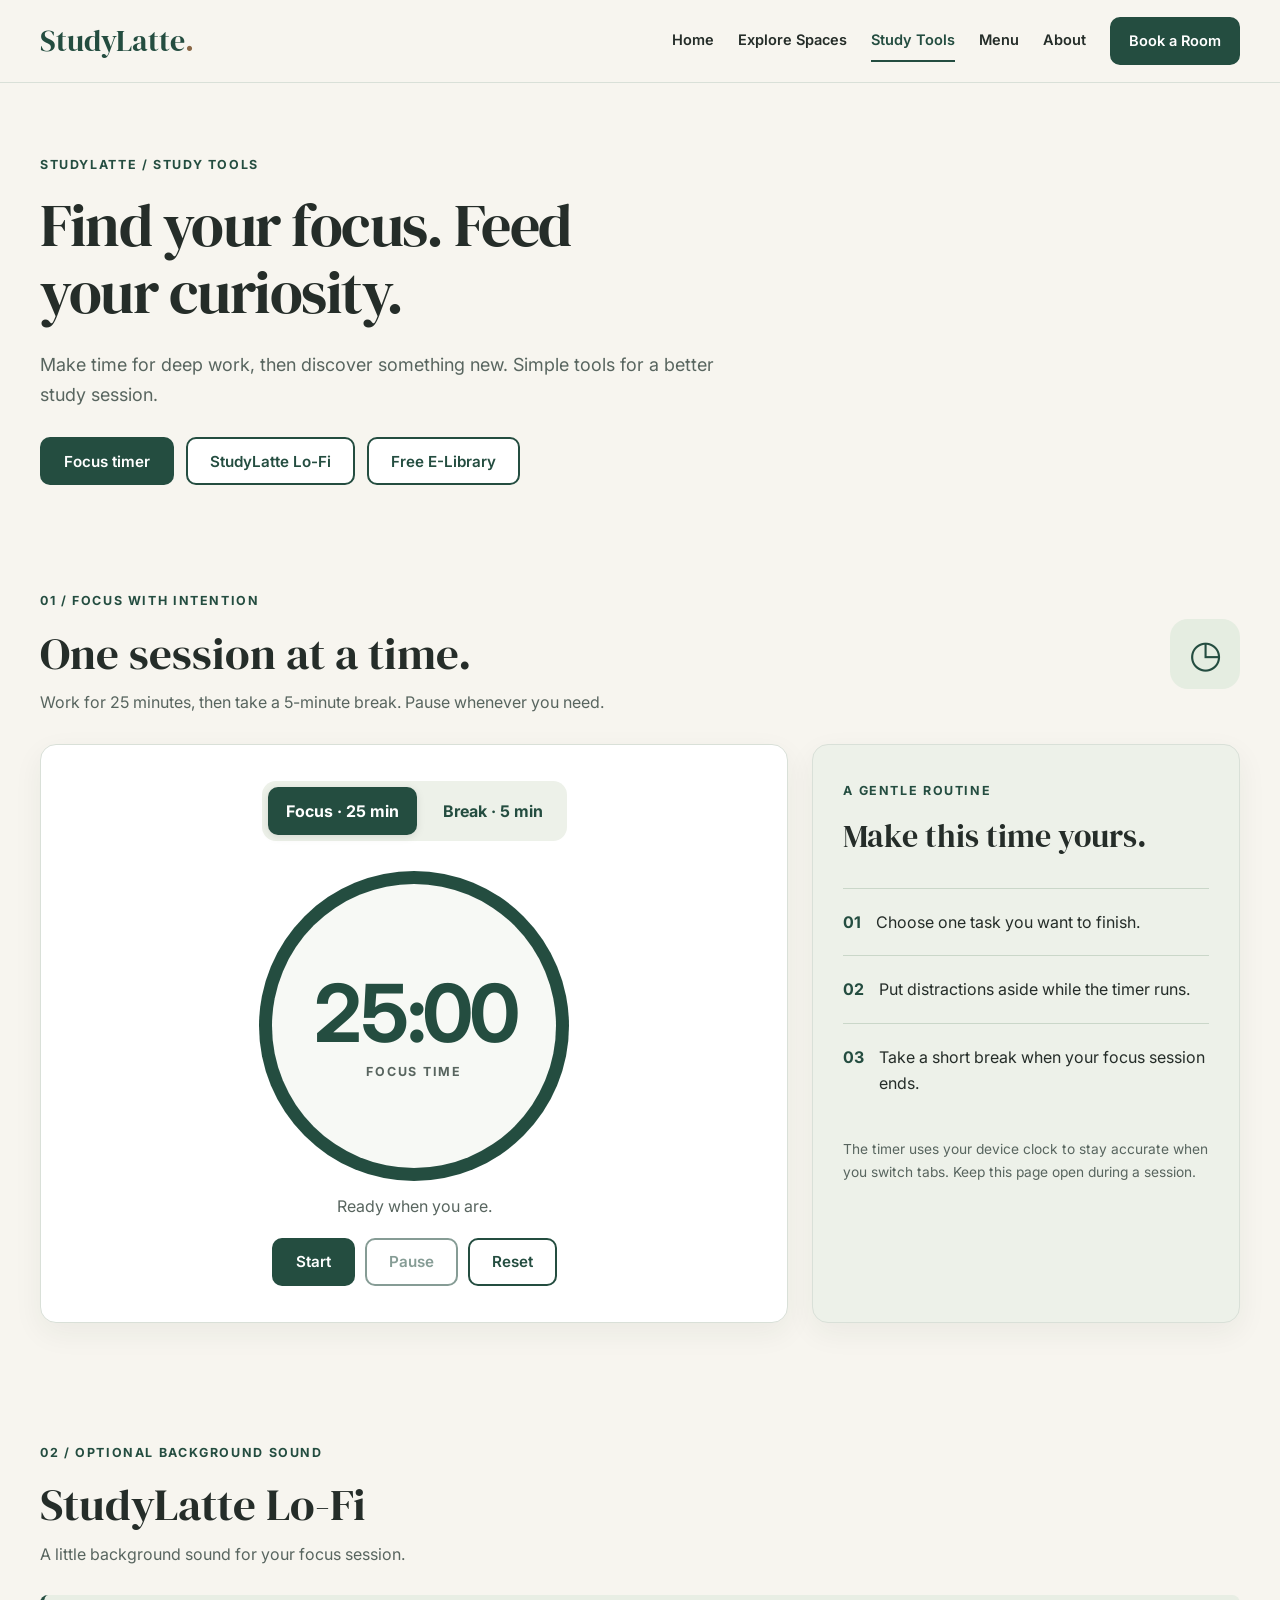
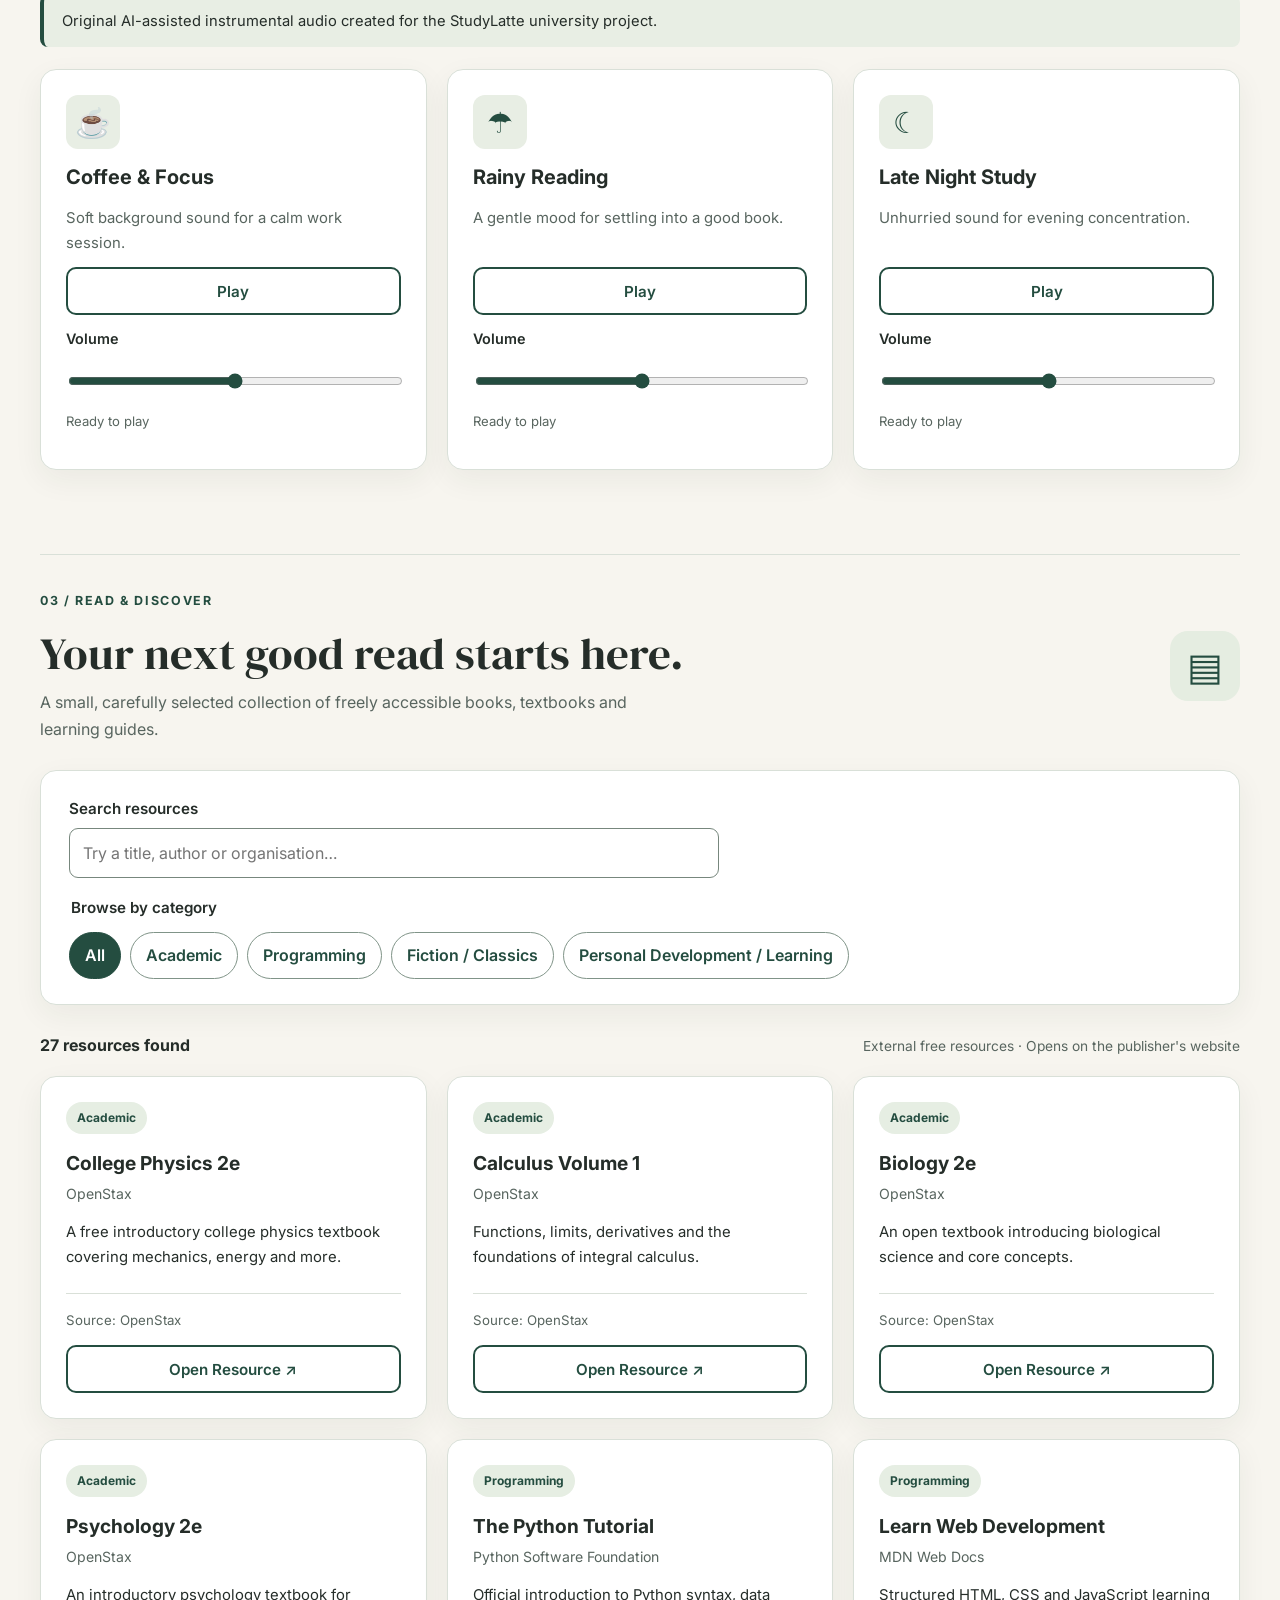
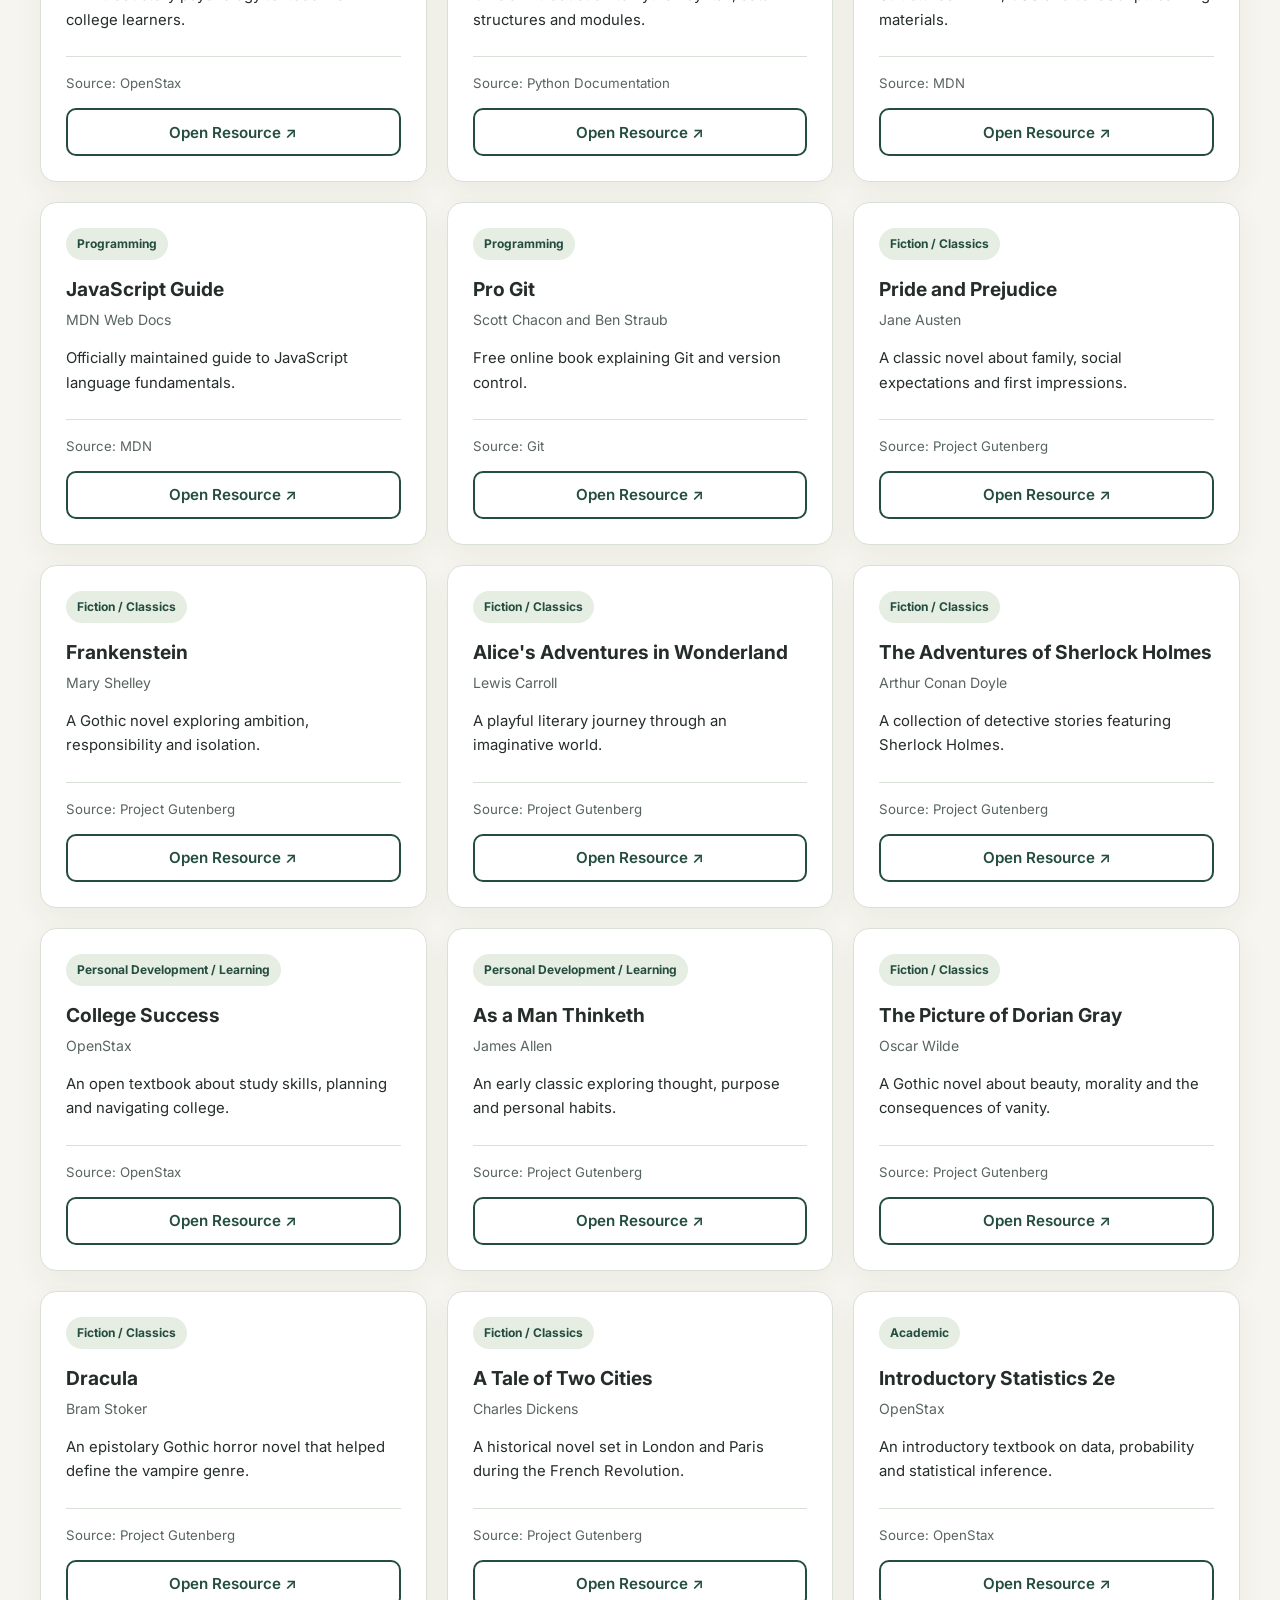
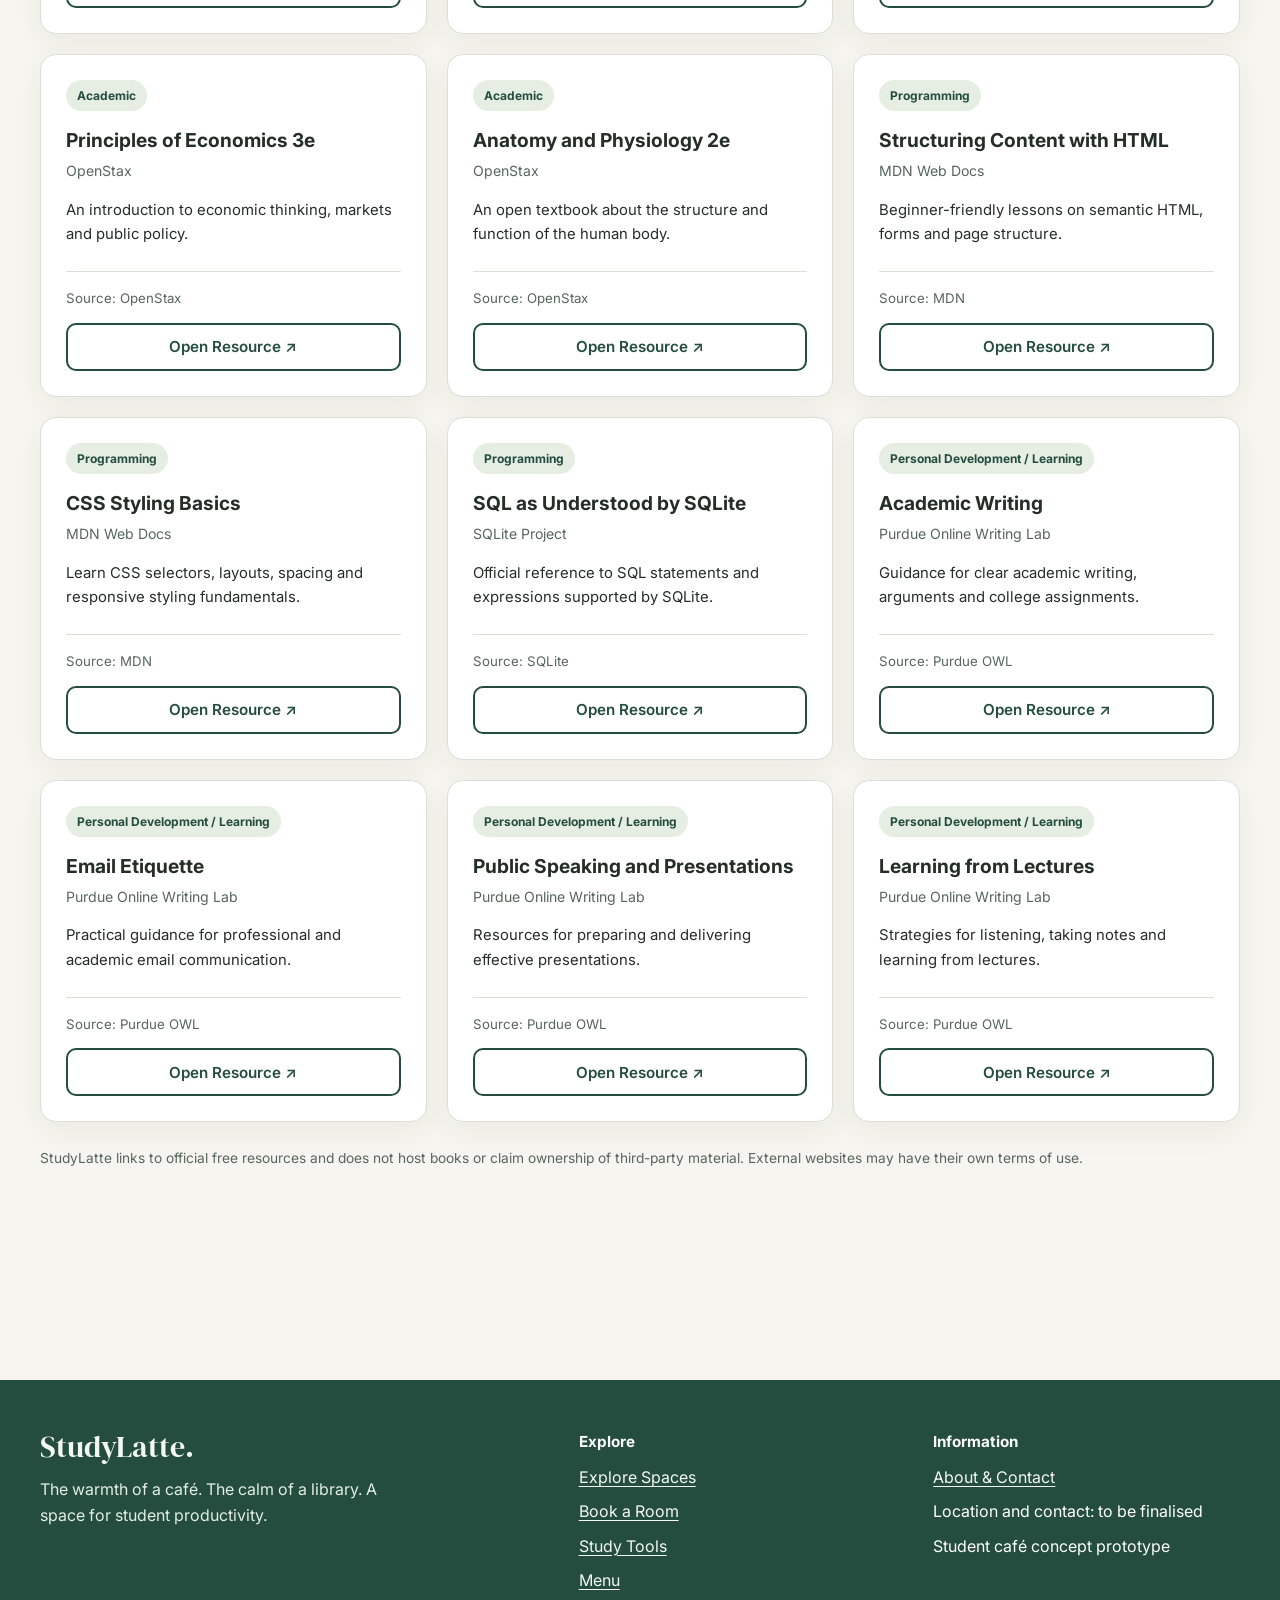
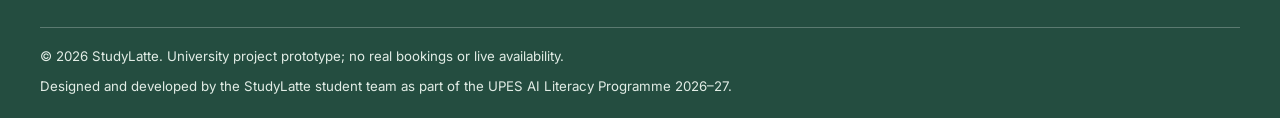
<file: tools.html>
<!DOCTYPE html>
<html lang="en">
<head>
  <meta charset="UTF-8">
  <meta name="viewport" content="width=device-width, initial-scale=1">
  <meta name="description" content="StudyLatte Study Tools: a simple Pomodoro timer and a curated free e-library.">
  <meta name="theme-color" content="#244D40">
  <title>Study Tools | StudyLatte</title>
  <link rel="preconnect" href="https://fonts.googleapis.com">
  <link rel="preconnect" href="https://fonts.gstatic.com" crossorigin>
  <link href="https://fonts.googleapis.com/css2?family=DM+Serif+Display&family=Inter:wght@400;500;600;700&display=swap" rel="stylesheet">
  <link rel="stylesheet" href="css/style.css">
  <link rel="stylesheet" href="css/responsive.css">
  <script src="js/main.js" defer></script>
  <script src="data/resources.js" defer></script>
  <script src="js/timer.js" defer></script>
  <script src="js/library.js" defer></script>
  <script src="js/lofi.js" defer></script>
</head>
<body>
  <a class="skip-link" href="#main-content">Skip to main content</a>
  <div id="site-header"></div>
  <main id="main-content" class="container page-main tools-page" tabindex="-1">
    <header class="tools-intro">
      <p class="eyebrow">STUDYLATTE / STUDY TOOLS</p>
      <h1>Find your focus. Feed your curiosity.</h1>
      <p class="lead">Make time for deep work, then discover something new. Simple tools for a better study session.</p>
      <nav class="tools-jump" aria-label="Study Tools sections">
        <a class="btn btn-primary" href="#pomodoro">Focus timer</a>
        <a class="btn btn-secondary" href="#lofi">StudyLatte Lo-Fi</a>
        <a class="btn btn-secondary" href="#e-library">Free E-Library</a>
      </nav>
    </header>

    <section id="pomodoro" class="tools-section" aria-labelledby="pomodoro-heading">
      <div class="tools-section-heading">
        <div><p class="eyebrow">01 / FOCUS WITH INTENTION</p><h2 id="pomodoro-heading">One session at a time.</h2><p>Work for 25 minutes, then take a 5-minute break. Pause whenever you need.</p></div>
        <span class="tools-section-icon" aria-hidden="true">◷</span>
      </div>
      <div class="timer-layout">
        <div class="timer-panel card">
          <div class="timer-modes" role="group" aria-label="Timer mode">
            <button type="button" id="focus-mode" class="timer-mode is-selected" aria-pressed="true">Focus · 25 min</button>
            <button type="button" id="break-mode" class="timer-mode" aria-pressed="false">Break · 5 min</button>
          </div>
          <div class="timer-clock" id="timer-clock" role="timer" aria-label="Time remaining">
            <div class="timer-clock-inner"><span id="timer-display">25:00</span><span id="timer-mode-label">FOCUS TIME</span></div>
          </div>
          <p id="timer-state" class="timer-state">Ready when you are.</p>
          <div class="timer-actions">
            <button type="button" class="btn btn-primary" id="timer-start">Start</button>
            <button type="button" class="btn btn-secondary" id="timer-pause" disabled>Pause</button>
            <button type="button" class="btn btn-secondary" id="timer-reset">Reset</button>
          </div>
          <p id="timer-completion" class="timer-completion" role="status" aria-live="polite" hidden></p>
          <button type="button" class="btn btn-primary timer-next" id="timer-next" hidden>Start break</button>
        </div>
        <aside class="timer-tips card" aria-label="Study session tips">
          <p class="eyebrow">A GENTLE ROUTINE</p>
          <h3>Make this time yours.</h3>
          <div class="tip-item"><span class="tip-number">01</span><p>Choose one task you want to finish.</p></div>
          <div class="tip-item"><span class="tip-number">02</span><p>Put distractions aside while the timer runs.</p></div>
          <div class="tip-item"><span class="tip-number">03</span><p>Take a short break when your focus session ends.</p></div>
          <p class="timer-tip-note">The timer uses your device clock to stay accurate when you switch tabs. Keep this page open during a session.</p>
        </aside>
      </div>
    </section>

    <section id="lofi" class="tools-section lofi-section" aria-labelledby="lofi-heading">
      <div class="tools-section-heading">
        <div><p class="eyebrow">02 / OPTIONAL BACKGROUND SOUND</p><h2 id="lofi-heading">StudyLatte Lo-Fi</h2><p>A little background sound for your focus session.</p></div>
      </div>
      <p class="lofi-notice" id="lofi-notice">Original AI-assisted instrumental audio created for the StudyLatte university project.</p>
      <div class="lofi-grid" aria-label="Study audio moods">
        <article class="lofi-card card" data-track="coffee" data-src="assets/audio/coffee-focus.mp3">
          <div class="lofi-card-top"><span class="lofi-symbol" aria-hidden="true">☕</span><span class="lofi-current" hidden>Currently playing</span></div>
          <h3>Coffee &amp; Focus</h3><p>Soft background sound for a calm work session.</p>
          <button type="button" class="btn btn-secondary lofi-play" aria-label="Play Coffee and Focus" aria-pressed="false">Play</button>
          <label for="lofi-volume-coffee">Volume</label><input id="lofi-volume-coffee" class="lofi-volume" type="range" min="0" max="100" value="50" aria-label="Coffee and Focus volume">
          <p class="lofi-status" role="status">Ready to play</p>
        </article>
        <article class="lofi-card card" data-track="rainy" data-src="assets/audio/rainy-reading.mp3">
          <div class="lofi-card-top"><span class="lofi-symbol" aria-hidden="true">☂</span><span class="lofi-current" hidden>Currently playing</span></div>
          <h3>Rainy Reading</h3><p>A gentle mood for settling into a good book.</p>
          <button type="button" class="btn btn-secondary lofi-play" aria-label="Play Rainy Reading" aria-pressed="false">Play</button>
          <label for="lofi-volume-rainy">Volume</label><input id="lofi-volume-rainy" class="lofi-volume" type="range" min="0" max="100" value="50" aria-label="Rainy Reading volume">
          <p class="lofi-status" role="status">Ready to play</p>
        </article>
        <article class="lofi-card card" data-track="night" data-src="assets/audio/late-night-study.mp3">
          <div class="lofi-card-top"><span class="lofi-symbol" aria-hidden="true">☾</span><span class="lofi-current" hidden>Currently playing</span></div>
          <h3>Late Night Study</h3><p>Unhurried sound for evening concentration.</p>
          <button type="button" class="btn btn-secondary lofi-play" aria-label="Play Late Night Study" aria-pressed="false">Play</button>
          <label for="lofi-volume-night">Volume</label><input id="lofi-volume-night" class="lofi-volume" type="range" min="0" max="100" value="50" aria-label="Late Night Study volume">
          <p class="lofi-status" role="status">Ready to play</p>
        </article>
      </div>
    </section>

    <section id="e-library" class="tools-section library-section" aria-labelledby="library-heading">
      <div class="tools-section-heading">
        <div><p class="eyebrow">03 / READ & DISCOVER</p><h2 id="library-heading">Your next good read starts here.</h2><p>A small, carefully selected collection of freely accessible books, textbooks and learning guides.</p></div>
        <span class="tools-section-icon" aria-hidden="true">▤</span>
      </div>
      <div class="library-controls card">
        <div class="form-field library-search-field"><label for="library-search">Search resources</label><input id="library-search" type="search" placeholder="Try a title, author or organisation…" autocomplete="off"></div>
        <fieldset class="library-filter-fieldset"><legend>Browse by category</legend>
          <div class="library-filters" id="library-filters" role="group" aria-label="Resource category">
            <button type="button" class="library-filter is-selected" data-category="All" aria-pressed="true">All</button>
            <button type="button" class="library-filter" data-category="Academic" aria-pressed="false">Academic</button>
            <button type="button" class="library-filter" data-category="Programming" aria-pressed="false">Programming</button>
            <button type="button" class="library-filter" data-category="Fiction / Classics" aria-pressed="false">Fiction / Classics</button>
            <button type="button" class="library-filter" data-category="Personal Development / Learning" aria-pressed="false">Personal Development / Learning</button>
          </div>
        </fieldset>
      </div>
      <div class="library-results-top"><p id="library-count" role="status" aria-live="polite">Loading resources…</p><p class="library-disclaimer">External free resources · Opens on the publisher's website</p></div>
      <div id="library-grid" class="library-grid" aria-label="Free resources"></div>
      <div id="library-empty" class="library-empty card" hidden><h3>No resources found</h3><p>Try a different title, author or category.</p><button class="btn btn-secondary" type="button" id="library-clear">Clear filters</button></div>
      <p class="library-legal">StudyLatte links to official free resources and does not host books or claim ownership of third-party material. External websites may have their own terms of use.</p>
    </section>
  </main>
  <div id="site-footer"></div>
</body>
</html>
</file>
<file: css/style.css>
/* StudyLatte shared design system — Stage 1 */
:root {
  --cream: #F7F5EF;
  --forest: #244D40;
  --sage: #A9BDA8;
  --charcoal: #252D29;
  --white: #FFFFFF;
  --muted: #58655F;
  --border: #D9E0D8;
  --focus-ring: #B66A16;
  --font-display: "DM Serif Display", Georgia, serif;
  --font-body: Inter, Arial, sans-serif;
  --container-width: 1200px;
  --radius: 16px;
  --shadow: 0 10px 30px rgba(37, 45, 41, .06);
}
/* Predictable box sizing and readable defaults */
*, *::before, *::after { box-sizing: border-box; }
html { scroll-behavior: smooth; }
body { margin: 0; background: var(--cream); color: var(--charcoal); font: 400 16px/1.65 var(--font-body); }
a { color: var(--forest); text-underline-offset: 3px; }
img { max-width: 100%; height: auto; display: block; }
button, input, select, textarea { font: inherit; }
button { cursor: pointer; }
:focus-visible { outline: 3px solid var(--focus-ring); outline-offset: 3px; }
.skip-link { position: absolute; z-index: 100; top: -100px; left: 12px; padding: 12px 16px; background: var(--white); color: var(--charcoal); }
.skip-link:focus { top: 12px; }
.container { width: min(calc(100% - 80px), var(--container-width)); margin-inline: auto; }
h1, h2, h3, p { margin-top: 0; }
h1, .display-heading { font-family: var(--font-display); font-weight: 400; letter-spacing: -.025em; line-height: 1.12; }
h1 { font-size: clamp(2.5rem, 5vw, 3.75rem); max-width: 16ch; margin-bottom: 24px; }
h2 { font-size: 1.5rem; line-height: 1.3; }
p { margin-bottom: 1rem; }
.eyebrow { color: var(--forest); font-size: .78rem; font-weight: 700; letter-spacing: .13em; }
.lead { color: var(--muted); font-size: 1.125rem; max-width: 65ch; }
/* Header and desktop navigation */
.site-header { background: rgba(247,245,239,.97); border-bottom: 1px solid var(--border); position: sticky; top: 0; z-index: 30; }
.header-inner { display: flex; align-items: center; justify-content: space-between; gap: 24px; min-height: 82px; }
.brand { font-family: var(--font-display); font-size: 1.85rem; line-height: 1; text-decoration: none; color: var(--forest); white-space: nowrap; }
.brand-dot { color: #8B6847; }
.site-nav { display: flex; align-items: center; gap: 24px; }
.nav-link { color: var(--charcoal); font-size: .91rem; font-weight: 600; text-decoration: none; border-bottom: 2px solid transparent; padding-block: 8px; }
.nav-link:hover, .nav-link[aria-current="page"] { color: var(--forest); border-bottom-color: var(--forest); }
.nav-link.nav-book { color: var(--white); background: var(--forest); border: 2px solid var(--forest); padding: 10px 17px; border-radius: 10px; white-space: nowrap; }
.nav-link.nav-book:hover, .nav-link.nav-book[aria-current="page"] { background: #193B30; color: var(--white); border-color: #193B30; }
.menu-toggle { display: none; border: 1px solid var(--border); background: var(--white); color: var(--charcoal); border-radius: 10px; padding: 10px 14px; min-height: 44px; }
/* Layout and reusable cards */
.page-main { min-height: 62vh; padding-block: 90px 110px; }
.page-intro { margin-bottom: 44px; }
.card { background: var(--white); border: 1px solid var(--border); border-radius: var(--radius); padding: 30px; box-shadow: var(--shadow); }
.card p:last-child { margin-bottom: 0; }
.placeholder-panel { display: flex; align-items: flex-start; gap: 22px; max-width: 850px; }
.placeholder-icon { width: 56px; height: 56px; flex: none; display: grid; place-items: center; background: #E6EDE3; color: var(--forest); border-radius: 14px; font-size: 1.6rem; }
.page-actions { display: flex; gap: 12px; flex-wrap: wrap; margin-top: 28px; }
.grid { display: grid; gap: 24px; }
.grid-2 { grid-template-columns: repeat(2, minmax(0, 1fr)); }
.grid-3 { grid-template-columns: repeat(3, minmax(0, 1fr)); }
.grid-4 { grid-template-columns: repeat(4, minmax(0, 1fr)); }
/* Shared buttons */
.btn { display: inline-flex; align-items: center; justify-content: center; min-height: 48px; padding: 11px 22px; border: 2px solid transparent; border-radius: 10px; text-decoration: none; font-size: .95rem; font-weight: 600; line-height: 1.25; transition: background-color .15s ease, border-color .15s ease; }
.btn-primary { background: var(--forest); color: var(--white); }
.btn-primary:hover { background: #193B30; color: var(--white); }
.btn-secondary { background: var(--white); border-color: var(--forest); color: var(--forest); }
.btn-secondary:hover { background: #E6EDE3; }
.btn:disabled, button:disabled { opacity: .55; cursor: not-allowed; }
/* Shared form styles */
.form-field { display: flex; flex-direction: column; gap: 7px; margin-bottom: 18px; }
.form-field label { font-size: .95rem; font-weight: 600; }
.form-field input, .form-field select, .form-field textarea { width: 100%; min-height: 48px; padding: 11px 13px; border: 1px solid #77877D; border-radius: 9px; background: var(--white); color: var(--charcoal); }
.form-field textarea { min-height: 100px; resize: vertical; }
.form-hint { color: var(--muted); font-size: .88rem; }
.form-error { color: #A12D36; font-size: .9rem; }
/* Footer */
.site-footer { background: var(--forest); color: var(--white); padding-block: 52px 20px; }
.footer-top { display: grid; grid-template-columns: 1.6fr 1fr 1fr; gap: 48px; padding-bottom: 34px; }
.footer-brand { color: var(--white); display: inline-block; margin-bottom: 14px; }
.footer-copy { max-width: 36ch; color: #E2EDE6; }
.footer-title { font-size: .95rem; font-weight: 700; margin-bottom: 12px; }
.footer-links { list-style: none; padding: 0; margin: 0; }
.footer-links li + li { margin-top: 8px; }
.site-footer a { color: #F4F8F4; }
.site-footer a:hover { text-decoration-thickness: 2px; }
.footer-bottom { border-top: 1px solid rgba(255,255,255,.25); padding-top: 18px; font-size: .83rem; color: #E2EDE6; }
@media (prefers-reduced-motion: reduce) { html { scroll-behavior: auto; } .btn { transition: none; } }

/* ===== Stage 2: Homepage only. Shared Stage 1 rules above are preserved. ===== */
.home-page .home-section { padding-block: 92px; }
.home-page .section-heading { margin-bottom: 34px; }
.home-page .section-heading h2, .home-page .availability-copy h2 { font-family: var(--font-display); font-weight: 400; font-size: clamp(2rem, 3.3vw, 3.15rem); line-height: 1.13; letter-spacing: -.025em; margin-bottom: 12px; }
.home-page .section-heading p:not(.eyebrow), .home-page .availability-copy > p:not(.eyebrow) { color: var(--muted); max-width: 54ch; }
.home-page .section-heading.centered { text-align: center; }
.home-page .section-heading.centered p { margin-inline: auto; }
.home-page .heading-split { display: flex; justify-content: space-between; align-items: end; gap: 24px; }
.home-page .text-link { display: inline-flex; align-items: center; gap: 8px; font-weight: 700; text-decoration: none; border-bottom: 1px solid currentColor; padding-bottom: 3px; white-space: nowrap; }
.home-page .text-link:hover { color: #193B30; }
.home-page .section-footnote { margin: 18px 0 0; font-size: .82rem; color: var(--muted); }
/* Hero illustration uses only CSS so the project works offline without remote photographs. */
.home-hero { overflow: hidden; background: linear-gradient(125deg,#F7F5EF 0%,#F7F5EF 55%,#EDF1E8 100%); }
.hero-grid { display: grid; grid-template-columns: 1.08fr .92fr; gap: 60px; align-items: center; min-height: 650px; padding-block: 70px; }
.hero-copy { position: relative; z-index: 1; }
.home-page .hero-copy h1 { max-width: 13ch; font-size: clamp(3rem,5.2vw,5.1rem); margin-bottom: 25px; }
.hero-copy h1 em { color: var(--forest); font-weight: 400; }
.hero-copy .lead { max-width: 49ch; }
.hero-actions { display: flex; flex-wrap: wrap; gap: 12px; margin-top: 30px; }
.hero-note { font-size: .82rem; color: var(--muted); margin-top: 23px; }
.hero-art { position: relative; height: 490px; overflow: hidden; border-radius: 170px 170px 24px 24px; background: linear-gradient(155deg,#E3E9DD,#C5D4BF 62%,#B5C5AD); box-shadow: 0 25px 65px rgba(36,77,64,.12); }
.hero-art-glow { position: absolute; width: 350px; height: 350px; top: 12px; left: 18%; background: #F8F4E8; border-radius: 50%; filter: blur(50px); opacity: .55; }
.art-window { position: absolute; left: 19%; top: 14%; width: 62%; height: 56%; border: 12px solid #F4F0E4; border-radius: 110px 110px 8px 8px; background: linear-gradient(150deg,#F5E6C7,#E5EBD9); box-shadow: inset 0 0 0 2px rgba(36,77,64,.08); }
.art-window::before { content: ''; position: absolute; left: 49%; top: 0; bottom: 0; border-left: 8px solid #F4F0E4; }
.art-window::after { content: ''; position: absolute; top: 56%; left: 0; right: 0; border-top: 8px solid #F4F0E4; }
.art-table { position: absolute; bottom: 58px; left: -5%; width: 110%; height: 100px; border-radius: 50% 50% 0 0; background: linear-gradient(#B78A61,#986C4E); box-shadow: 0 -9px 0 #C69A73; }
.art-book { position: absolute; bottom: 134px; left: 17%; width: 44%; height: 62px; display: flex; transform: rotate(-8deg); filter: drop-shadow(0 10px 6px rgba(0,0,0,.15)); }
.book-left,.book-right { width: 50%; background: repeating-linear-gradient(to bottom,#FAF7E9 0 8px,#E6DCC5 9px 10px); border: 5px solid #EDE4D1; }
.book-left { border-radius: 10px 3px 4px 13px; transform: skewY(-7deg); }
.book-right { border-radius: 3px 10px 13px 4px; transform: skewY(7deg); }
.art-cup { position: absolute; bottom: 136px; right: 17%; width: 102px; height: 76px; border-radius: 10px 10px 45px 45px; background: #F8F3E9; box-shadow: 0 9px 0 #E0D7C5,0 14px 12px rgba(0,0,0,.1); }
.art-cup::after { content: ''; position: absolute; right: -26px; top: 13px; width: 34px; height: 39px; border: 10px solid #F8F3E9; border-radius: 50%; }
.cup-coffee { position: absolute; top: -8px; left: 5px; right: 5px; height: 23px; border-radius: 50%; background: #916947; border: 6px solid #F8F3E9; }
.cup-latte { position: absolute; top: 2px; left: 35px; width: 30px; height: 9px; border-radius: 50%; background: #F0D7AF; transform: rotate(-20deg); }
.art-plant { position: absolute; bottom: 147px; right: 5%; width: 120px; height: 200px; }
.plant-stem { position: absolute; width: 5px; height: 120px; bottom: 34px; left: 56px; background: #52735A; }
.plant-leaf { position: absolute; width: 53px; height: 26px; border-radius: 100% 0 100% 0; background: #527B5A; }
.leaf-one { top: 20px; left: 16px; transform: rotate(28deg); }.leaf-two { top: 45px; right: 7px; transform: rotate(145deg); }.leaf-three { top: 77px; left: 5px; transform: rotate(24deg); }.leaf-four { top: 94px; right: 2px; transform: rotate(145deg); }
.plant-pot { position: absolute; bottom: 0; left: 31px; width: 58px; height: 45px; background: #C77F5F; clip-path: polygon(0 0,100% 0,86% 100%,14% 100%); border-radius: 4px; }
.art-caption { position: absolute; left: 25px; bottom: 20px; font-family: var(--font-display); font-size: 1.1rem; color: #FFF; text-shadow: 0 1px 5px #37513D; }
.finder-section { background: #FFF; }
.activity-card { position: relative; display: block; min-height: 210px; padding: 27px 24px; border: 1px solid var(--border); border-radius: var(--radius); background: var(--cream); text-decoration: none; color: var(--charcoal); transition: transform .2s ease, box-shadow .2s ease; }
.activity-card:hover,.zone-card:hover,.menu-preview-card:hover { transform: translateY(-4px); box-shadow: var(--shadow); }
.activity-icon { display: grid; place-items: center; width: 54px; height: 54px; border-radius: 15px; background: #DDE7D9; color: var(--forest); font-size: 1.8rem; margin-bottom: 18px; }
.activity-card h3,.zone-card h3,.feature-card h3,.menu-preview-card h3 { font-size: 1.2rem; line-height: 1.3; margin-bottom: 7px; }
.activity-card p { color: var(--muted); font-size: .91rem; margin: 0; }
.card-arrow { position: absolute; right: 20px; top: 23px; font-size: 1.2rem; color: var(--forest); }
.zone-card,.menu-preview-card { overflow: hidden; border: 1px solid var(--border); background: var(--white); border-radius: var(--radius); transition: transform .2s ease, box-shadow .2s ease; }
.zone-art { display: grid; place-items: center; height: 185px; position: relative; overflow: hidden; }
.zone-art::before { content: ''; position: absolute; width: 180px; height: 180px; border: 2px solid rgba(255,255,255,.5); border-radius: 50%; top: 18px; left: -35px; }
.zone-art::after { content: ''; position: absolute; width: 120px; height: 120px; border: 2px solid rgba(255,255,255,.4); border-radius: 50%; right: -20px; bottom: -35px; }
.zone-art span { font-size: 5rem; color: rgba(36,77,64,.75); font-family: var(--font-display); }
.zone-focus { background: linear-gradient(135deg,#D4DFD1,#B5CBB9); }.zone-reading { background: linear-gradient(135deg,#E8DCC9,#D8C3A7); }.zone-collab { background: linear-gradient(135deg,#D7E2D7,#A6C1B2); }.zone-meeting { background: linear-gradient(135deg,#E6D8C9,#C5C9B6); }
.zone-card-body { padding: 23px; }.zone-card-body p { font-size: .9rem; color: var(--muted); min-height: 76px; }.zone-tag { display: block; font-size: .68rem; font-weight: 700; letter-spacing: .1em; color: var(--forest); margin-bottom: 12px; }
.availability-section { background: #E9EFE6; }.availability-layout { display: grid; grid-template-columns: .85fr 1.15fr; gap: 75px; align-items: center; }
.availability-copy h2 { max-width: 13ch; }.availability-panel { background: var(--white); padding: 32px; border: 1px solid var(--border); border-radius: 20px; box-shadow: var(--shadow); }
.availability-panel-head { display: flex; align-items: center; justify-content: space-between; gap: 12px; flex-wrap: wrap; }.availability-panel-head h3 { font-size: 1.1rem; margin: 0; }.demo-label { font-size: .67rem; letter-spacing: .04em; font-weight: 700; color: #5D4A24; background: #F4E7C8; padding: 7px 9px; border-radius: 6px; }
.availability-disclaimer { color: var(--muted); font-size: .8rem; margin: 9px 0 16px; }.availability-row { display: flex; align-items: center; justify-content: space-between; gap: 14px; padding: 16px 0; border-top: 1px solid var(--border); }.availability-row strong,.availability-row span { display: block; }.availability-row div > span { font-size: .81rem; color: var(--muted); }.status-pill { font-size: .75rem; font-weight: 700; border-radius: 30px; padding: 6px 10px; white-space: nowrap; }.status-pill.available { color: #185435; background: #E1F1E5; }.status-pill.limited { color: #795000; background: #FAEDCB; }.status-pill.neutral { color: #4A5660; background: #E7EAED; }
.tools-section { background: var(--cream); }.feature-card { display: flex; gap: 25px; background: #FFF; border: 1px solid var(--border); border-radius: var(--radius); padding: 35px; }.feature-card p:not(.eyebrow) { color: var(--muted); }.feature-icon { display: grid; place-items: center; width: 75px; height: 75px; flex: 0 0 75px; border-radius: 20px; background: #E2EBDD; font-size: 2.7rem; color: var(--forest); }
.menu-section { background: #FFF; }.menu-preview-card { background: var(--cream); }menu-preview-info { padding: 23px; }.menu-preview-info p { color: var(--muted); font-size: .9rem; }.menu-preview-info span { font-size: .77rem; font-weight: 600; color: var(--forest); }
@media (prefers-reduced-motion: reduce) { .activity-card,.zone-card,.menu-preview-card { transition: none; } }

/* ===== Stage 3: Explore Spaces page and rule-based Space Finder ===== */
.spaces-page .spaces-section { padding-block: 88px; }
.spaces-hero { background: linear-gradient(120deg,var(--cream),#E8EEE5); overflow: hidden; }
.spaces-hero-layout { display: grid; grid-template-columns: 1.1fr .9fr; align-items: center; gap: 65px; padding-block: 90px; }
.spaces-hero h1 { max-width: 15ch; font-size: clamp(2.9rem,5vw,4.6rem); }
.spaces-hero .lead { max-width: 54ch; margin-bottom: 28px; }
.spaces-hero-art { position: relative; min-height: 335px; background: linear-gradient(145deg,#B8CDB6,#7C9B83); border-radius: 160px 160px 22px 22px; overflow: hidden; box-shadow: 0 18px 50px rgba(36,77,64,.13); }
.spaces-art-circle { position: absolute; width: 270px; height: 270px; border: 2px solid rgba(255,255,255,.5); border-radius: 50%; top: 26px; left: 16%; }
.spaces-art-book { position: absolute; left: 15%; bottom: 68px; font-size: 8rem; color: #F7F5EF; transform: rotate(-14deg); text-shadow: 0 8px 12px rgba(36,77,64,.15); }
.spaces-art-cup { position: absolute; right: 17%; top: 88px; font-size: 6.5rem; filter: drop-shadow(0 12px 12px rgba(36,77,64,.2)); }
.spaces-art-note { position: absolute; left: 25px; bottom: 19px; color: white; font-family: var(--font-display); font-size: 1.2rem; }
.spaces-section-heading { margin-bottom: 30px; }
.spaces-section-heading h2,.spaces-availability-section h2 { font-family: var(--font-display); font-size: clamp(2rem,3.4vw,3.1rem); font-weight: 400; line-height: 1.16; margin-bottom: 12px; }
.spaces-section-heading > p:last-child { max-width: 65ch; color: var(--muted); }
.spaces-finder-section { background: #FFF; scroll-margin-top: 95px; }
.finder-options { display: grid; grid-template-columns: repeat(4,minmax(0,1fr)); gap: 16px; }
.finder-option { display: flex; flex-direction: column; align-items: flex-start; text-align: left; min-height: 165px; padding: 22px; border: 2px solid var(--border); border-radius: var(--radius); background: var(--cream); color: var(--charcoal); transition: border-color .15s ease, background .15s ease, transform .15s ease; }
.finder-option:hover { border-color: var(--forest); transform: translateY(-2px); }
.finder-option.is-selected { background: #E4EDE2; border-color: var(--forest); box-shadow: inset 0 0 0 1px var(--forest); }
.finder-option-icon { display: grid; place-items: center; width: 48px; height: 48px; margin-bottom: 13px; background: #DDE8D9; border-radius: 13px; color: var(--forest); font-size: 1.75rem; }
.finder-option-title { font-weight: 700; font-size: 1rem; }
.finder-option-subtitle { font-size: .85rem; color: var(--muted); }
.finder-empty { padding: 25px; margin-top: 24px; background: #F3F6F0; border: 1px dashed #9AB29C; border-radius: var(--radius); color: var(--muted); text-align: center; }
.finder-result { margin-top: 24px; padding: 30px; border: 1px solid #C9DACB; border-left: 6px solid var(--forest); border-radius: var(--radius); background: #F2F7EF; scroll-margin-top: 110px; }
/* Ensure the hidden attribute works even when the result has display styling. */
.finder-result[hidden],.finder-empty[hidden] { display: none; }
.finder-result-top { display: flex; justify-content: space-between; gap: 15px; align-items: center; flex-wrap: wrap; }
.finder-result-badge { font-size: .78rem; font-weight: 600; color: var(--forest); }
.finder-result h3 { font-family: var(--font-display); font-size: clamp(1.9rem,3vw,2.6rem); font-weight: 400; margin: 10px 0; }
.finder-reason { max-width: 75ch; color: var(--muted); }
.finder-facts { display: grid; grid-template-columns: 1fr 1.6fr 1fr; gap: 16px; margin: 20px 0 24px; }
.finder-facts > div { background: #FFF; padding: 14px; border-radius: 10px; }
.finder-facts dt,.zone-specs dt { color: var(--muted); font-size: .78rem; font-weight: 600; }
.finder-facts dd,.zone-specs dd { margin: 4px 0 0; font-weight: 600; font-size: .91rem; }
.spaces-zones-section { background: var(--cream); }
.spaces-zone-grid { display: grid; grid-template-columns: repeat(2,minmax(0,1fr)); gap: 24px; }
.space-detail-card { background: #FFF; border: 1px solid var(--border); border-radius: var(--radius); overflow: hidden; box-shadow: var(--shadow); scroll-margin-top: 110px; }
.space-detail-art { height: 180px; display: flex; align-items: center; justify-content: center; position: relative; overflow: hidden; }
.space-detail-art > span { font-family: var(--font-display); font-size: 6rem; color: rgba(36,77,64,.8); }
.space-detail-art small { position: absolute; left: 20px; bottom: 14px; font-size: .7rem; letter-spacing: .1em; font-weight: 700; color: var(--forest); }
.space-detail-body { padding: 28px; }
.space-detail-body h3 { font-family: var(--font-display); font-size: 2rem; font-weight: 400; margin-bottom: 10px; }
.space-detail-body > p:not(.eyebrow):not(.booking-note) { color: var(--muted); min-height: 52px; }
.zone-specs { display: grid; gap: 0; margin: 18px 0 22px; border-top: 1px solid var(--border); }
.zone-specs > div { display: grid; grid-template-columns: 100px 1fr; gap: 10px; border-bottom: 1px solid var(--border); padding: 11px 0; }
.zone-detail-link { display: inline-flex; gap: 8px; align-items: center; font-weight: 700; text-underline-offset: 5px; }
.booking-note { color: var(--muted); font-size: .82rem; margin-top: 12px; }
.spaces-availability-section { background: #E9EFE6; scroll-margin-top: 95px; }
.availability-spaces-layout { display: grid; grid-template-columns: .8fr 1.2fr; gap: 55px; align-items: start; }
.availability-spaces-layout > div:first-child > p:not(.eyebrow) { color: var(--muted); }
.spaces-availability-panel { background: #FFF; border-radius: 18px; padding: 30px; border: 1px solid var(--border); box-shadow: var(--shadow); }
.spaces-availability-panel h3 { margin-bottom: 8px; }
@media (prefers-reduced-motion: reduce) { .finder-option { transition: none; } }

/* ===== Stage 4: Booking page (scoped to avoid changing other pages) ===== */
.booking-page { padding-block: 72px 105px; }
.booking-intro { padding-bottom: 42px; }
.booking-intro h1 { max-width: 18ch; }
.booking-notice { max-width: 900px; margin-top: 25px; padding: 17px 20px; border-left: 4px solid var(--forest); border-radius: 8px; background: #E7EEE5; font-size: .93rem; }
.booking-heading-row { display: flex; align-items: end; justify-content: space-between; gap: 22px; margin-bottom: 22px; }
.booking-heading-row h2 { font: 400 clamp(1.85rem,3vw,2.65rem)/1.2 var(--font-display); margin: 0; }
.booking-hours { color: var(--muted); font-size: .9rem; margin: 0; }
.booking-steps { display: grid; grid-template-columns: repeat(4,minmax(0,1fr)); list-style: none; padding: 0; margin: 0 0 32px; gap: 12px; }
.booking-steps li { display: flex; gap: 10px; align-items: center; padding: 13px; background: #E9EEE6; border-radius: 12px; color: var(--forest); font-size: .86rem; font-weight: 700; }
.booking-steps span, .step-number { display: inline-grid; place-items: center; width: 32px; height: 32px; flex: none; border-radius: 50%; background: var(--forest); color: white; font: 700 .85rem var(--font-body); }
.booking-fieldset { min-width: 0; border: 1px solid var(--border); border-radius: var(--radius); background: white; padding: 28px; margin: 0 0 24px; box-shadow: var(--shadow); }
.booking-fieldset legend { font-size: 1.15rem; font-weight: 700; padding: 0 10px; }
.booking-fieldset legend .step-number { display: inline-grid; vertical-align: middle; margin-right: 8px; }
.room-options { display: grid; grid-template-columns: repeat(2,minmax(0,1fr)); gap: 20px; }
.room-option { display: block; position: relative; cursor: pointer; }
.room-option input { position: absolute; top: 16px; right: 16px; width: 22px; height: 22px; accent-color: var(--forest); z-index: 1; }
.room-option-body { display: flex; flex-direction: column; overflow: hidden; height: 100%; border: 2px solid var(--border); border-radius: 14px; transition: border-color .15s,background-color .15s; }
.room-option input:checked + .room-option-body { border-color: var(--forest); background: #F0F5ED; }
.room-option input:focus-visible + .room-option-body { outline: 3px solid var(--focus-ring); outline-offset: 3px; }
.room-art { display: grid; place-items: center; min-height: 125px; font-size: 3.5rem; color: var(--forest); background: linear-gradient(125deg,#E8EEDF,#B9CEB4); }
.room-art-large { background: linear-gradient(125deg,#F1E8D6,#C6D6BE); }
.room-option-title { padding: 18px 18px 2px; font-weight: 700; font-size: 1.15rem; }
.room-option-description { padding: 0 18px; font-size: .9rem; color: var(--muted); }
.room-option-meta { padding: 8px 18px; font-size: .86rem; }
.room-option-select { padding: 13px 18px 18px; margin-top: auto; font-weight: 700; color: var(--forest); }
.booking-fields-two { display: grid; grid-template-columns: repeat(2,minmax(0,1fr)); gap: 24px; }
.booking-fieldset .form-field { margin: 0 0 12px; }
.booking-attendees { max-width: 340px; }
.booking-error { display: block; min-height: 1.1em; margin: 4px 0; }
.booking-page [aria-invalid="true"] { border-color: #A12D36; }
.booking-confirm-step { background: #E9EEE6; border: 1px solid var(--border); border-radius: var(--radius); padding: 28px; }
.booking-confirm-step h3 { display: flex; gap: 10px; align-items: center; margin-bottom: 15px; }
.booking-summary { background: white; border: 1px solid var(--border); border-radius: 10px; padding: 18px; margin-bottom: 18px; }
.booking-submit { min-width: 225px; }
.booking-confirm-step .form-hint { margin: 12px 0 0; }
.booking-confirmation { background: white; border: 2px solid var(--forest); border-radius: var(--radius); padding: 35px; margin-top: 25px; }
.booking-success-icon { display: grid; place-items: center; width: 50px; height: 50px; border-radius: 50%; background: #E7EEE5; color: var(--forest); font-size: 1.8rem; margin-bottom: 15px; }
.booking-confirmation h2 { font: 400 2rem var(--font-display); }
.booking-confirmation p { margin-bottom: 8px; }
.booking-confirm-warning { padding: 12px 15px; background: #E7EEE5; border-radius: 8px; margin-block: 20px !important; }
.my-bookings-section { padding-top: 75px; }
#my-bookings-list { display: grid; gap: 15px; margin-top: 20px; }
.saved-booking { display: flex; justify-content: space-between; align-items: center; gap: 20px; }
.saved-booking h3 { margin-bottom: 5px; }
.saved-booking p { margin-bottom: 2px; }
.booking-reference { font-size: .84rem; color: var(--muted); overflow-wrap: anywhere; }
.booking-empty { padding: 22px; background: white; border: 1px solid var(--border); border-radius: var(--radius); }
[hidden] { display: none !important; }

/* ===== Stage 5: Study Tools. Shared components remain unchanged. ===== */
.tools-page { padding-top: 72px; }
.tools-intro { padding-bottom: 70px; }
.tools-intro h1 { max-width: 18ch; }
.tools-jump { display: flex; flex-wrap: wrap; gap: 12px; margin-top: 28px; }
.tools-section { padding-block: 36px 84px; scroll-margin-top: 110px; }
.tools-section-heading { display: flex; justify-content: space-between; align-items: center; gap: 30px; margin-bottom: 28px; }
.tools-section-heading h2 { font: 400 clamp(2rem,3.5vw,3.1rem)/1.15 var(--font-display); margin-bottom: 10px; }
.tools-section-heading p:not(.eyebrow) { color: var(--muted); max-width: 65ch; margin: 0; }
.tools-section-icon { display: grid; place-items: center; flex: none; width: 70px; height: 70px; border-radius: 18px; background: #E5EDE1; color: var(--forest); font-size: 2.4rem; }
.timer-layout { display: grid; grid-template-columns: minmax(0,1.4fr) minmax(270px,.8fr); gap: 24px; align-items: stretch; }
.timer-panel { display: flex; flex-direction: column; align-items: center; text-align: center; padding: 36px; }
.timer-modes { display: flex; flex-wrap: wrap; gap: 8px; padding: 6px; border-radius: 14px; background: #EDF1E9; }
.timer-mode { border: 0; background: transparent; border-radius: 10px; color: var(--forest); padding: 11px 18px; font-weight: 700; min-height: 44px; }
.timer-mode.is-selected { background: var(--forest); color: white; box-shadow: 0 2px 8px rgba(0,0,0,.1); }
.timer-clock { --timer-progress: 100%; width: min(310px,100%); aspect-ratio: 1; margin: 30px 0 12px; padding: 13px; border-radius: 50%; background: conic-gradient(var(--forest) var(--timer-progress),#E5EDE1 var(--timer-progress)); }
.timer-clock.is-break { background: conic-gradient(#8B6847 var(--timer-progress),#EEE8DF var(--timer-progress)); }
.timer-clock-inner { width: 100%; height: 100%; background: #F7F9F5; border-radius: 50%; display: flex; flex-direction: column; justify-content: center; align-items: center; gap: 5px; }
#timer-display { font-size: clamp(3.4rem,7vw,5rem); font-weight: 700; letter-spacing: -.06em; font-variant-numeric: tabular-nums; line-height: 1.1; color: var(--forest); }
#timer-mode-label { font-size: .78rem; font-weight: 700; letter-spacing: .14em; color: var(--muted); }
.timer-state { color: var(--muted); min-height: 1.6em; margin-bottom: 18px; }
.timer-actions { display: flex; justify-content: center; flex-wrap: wrap; gap: 10px; }
.timer-completion { margin: 22px 0 10px; padding: 12px 16px; border-radius: 10px; background: #E5EDE1; color: var(--forest); font-weight: 600; }
.timer-next { margin-top: 10px; }
.timer-tips { padding: 36px 30px; background: #EDF1E9; }
.timer-tips h3 { font: 400 2rem/1.2 var(--font-display); margin-bottom: 32px; }
.tip-item { display: flex; gap: 15px; border-top: 1px solid #CAD7C9; padding: 20px 0; }
.tip-item p { margin: 0; }
.tip-number { color: var(--forest); font-weight: 700; }
.timer-tip-note { margin-top: 22px; font-size: .86rem; color: var(--muted); }
.library-section { border-top: 1px solid var(--border); }
.library-controls { display: grid; gap: 12px; padding: 25px 28px; }
.library-search-field { max-width: 650px; margin-bottom: 5px; }
.library-filter-fieldset { padding: 0; margin: 0; border: 0; min-width: 0; }
.library-filter-fieldset legend { font-weight: 600; font-size: .95rem; margin-bottom: 12px; }
.library-filters { display: flex; gap: 9px; flex-wrap: wrap; }
.library-filter { border: 1px solid #809488; background: white; color: var(--forest); border-radius: 999px; padding: 9px 15px; font-weight: 600; min-height: 44px; }
.library-filter.is-selected { color: white; background: var(--forest); border-color: var(--forest); }
.library-filter:hover:not(.is-selected) { background: #E7EEE5; }
.library-results-top { display: flex; justify-content: space-between; gap: 15px; align-items: baseline; margin: 27px 0 18px; }
.library-results-top p { margin: 0; }
#library-count { font-weight: 700; }
.library-disclaimer { color: var(--muted); font-size: .86rem; }
.library-grid { display: grid; grid-template-columns: repeat(3,minmax(0,1fr)); gap: 20px; }
.library-card { display: flex; flex-direction: column; align-items: start; min-width: 0; padding: 25px; }
.library-card-category { font-size: .75rem; font-weight: 700; color: var(--forest); background: #E6EEE3; border-radius: 999px; padding: 6px 11px; margin-bottom: 17px; }
.library-card h3 { font-size: 1.2rem; line-height: 1.35; margin-bottom: 5px; overflow-wrap: anywhere; }
.library-card-author { color: var(--muted); font-size: .88rem; margin-bottom: 15px; }
.library-card-description { font-size: .93rem; margin-bottom: 24px; }
.library-card-bottom { width: 100%; margin-top: auto; border-top: 1px solid var(--border); padding-top: 16px; display: flex; flex-direction: column; align-items: start; gap: 13px; }
.library-card-source { color: var(--muted); font-size: .83rem; }
.library-card-bottom .btn { width: 100%; }
.library-empty { text-align: center; padding: 40px 24px; }
.library-legal { color: var(--muted); font-size: .86rem; margin-top: 25px; }

/* ===== Stage 6: Menu and About (shared design tokens inherited) ===== */
.stage6-page { padding-top: 72px; padding-bottom: 85px; }
.stage6-intro { max-width: 850px; margin-bottom: 55px; }
.stage6-intro h1 { max-width: 18ch; }
.demo-notice { background: #E8EEE4; border-left: 4px solid var(--forest); padding: 15px 18px; border-radius: 8px; color: var(--forest); margin-top: 22px; font-size: .94rem; }
.stage6-section-heading { display:flex; justify-content:space-between; align-items:end; gap:24px; margin-bottom:22px; }
.stage6-section-heading h2,.stage6-section h2,.about-story h2 { font: 400 clamp(2rem,3.2vw,2.9rem)/1.2 var(--font-display); margin: 8px 0 14px; }
.stage6-section-heading > p { color:var(--muted); font-size:.9rem; }
.menu-filters { display:flex; flex-wrap:wrap; gap:10px; margin:24px 0 16px; }
.menu-filter { min-height:44px; padding:10px 18px; background:white; border:1px solid #809488; border-radius:999px; color:var(--forest); font:600 .92rem var(--font-body); cursor:pointer; }
.menu-filter.is-selected { background:var(--forest); border-color:var(--forest); color:white; }
.menu-filter:hover:not(.is-selected) { background:#E7EEE5; }
.menu-count { color:var(--muted); font-size:.9rem; margin-bottom:18px; }
.menu-grid { display:grid; grid-template-columns:repeat(3,minmax(0,1fr)); gap:22px; }
.menu-item { padding:0; overflow:hidden; display:flex; flex-direction:column; }
.menu-item-art { display:grid; place-items:center; min-height:145px; background:linear-gradient(140deg,#E8EEE4,#F4E8D9); font-size:3.7rem; }
.menu-item-body { padding:22px; flex:1; }
.menu-item-category { color:var(--forest); font-size:.77rem; font-weight:700; letter-spacing:.05em; margin-bottom:12px; }
.menu-item-title { display:flex; justify-content:space-between; gap:12px; align-items:start; margin-bottom:9px; }
.menu-item-title h3 { font-size:1.16rem; line-height:1.35; margin:0; }
.menu-item-title strong { white-space:nowrap; color:var(--forest); }
.menu-item-body > p:last-child { color:var(--muted); font-size:.91rem; }
.stage6-cta { margin-top:70px; display:flex; justify-content:space-between; align-items:center; gap:25px; background:#E8EEE4; }
.stage6-cta h2 { font:400 2rem/1.2 var(--font-display); margin-bottom:10px; }
.stage6-cta p { margin:0; color:var(--muted); }
.stage6-cta-actions { display:flex; gap:10px; flex-wrap:wrap; }
.about-story { display:grid; grid-template-columns:1.2fr 1fr; align-items:center; gap:36px; margin:35px 0 75px; }
.about-story-copy p:not(.eyebrow) { max-width:65ch; }
.about-story-art { min-height:290px; background:linear-gradient(140deg,#DCE8D8,#F3E5D3); border-radius:24px; display:flex; align-items:center; justify-content:center; gap:12px; font-size:3.7rem; }
.about-story-art span:nth-child(2) { font-size:2rem; transform:translateY(-35px); }
.stage6-section { margin:70px 0; }
.stage6-wide-copy { max-width:75ch; color:var(--muted); }
.facility-grid { display:grid; grid-template-columns:repeat(4,minmax(0,1fr)); gap:17px; margin-top:24px; }
.facility-tile { padding:22px; }
.facility-icon { display:grid; place-items:center; width:48px; height:48px; border-radius:12px; background:#E8EEE4; color:var(--forest); font-size:1.6rem; margin-bottom:15px; }
.facility-tile h3 { font-size:1.04rem; margin-bottom:7px; }
.facility-tile p { font-size:.9rem; color:var(--muted); }
.how-grid { display:grid; grid-template-columns:repeat(4,minmax(0,1fr)); gap:16px; padding:0; margin:22px 0 0; list-style:none; }
.how-grid li { padding:24px; }
.how-grid li span { color:var(--forest); font-weight:700; }
.how-grid h3 { font-size:1.1rem; margin:14px 0 8px; }
.how-grid p { font-size:.9rem; color:var(--muted); }
.about-contact-grid { display:grid; grid-template-columns:repeat(3,minmax(0,1fr)); gap:18px; margin:24px 0; }
.about-contact-grid h3 { margin-bottom:12px; }
.about-contact-grid p { color:var(--muted); }
.contact-small { font-size:.87rem; }

/* Stage 6 menu visual revision: consistent local photographs */
.menu-item-image { display:block; width:100%; height:auto; aspect-ratio:3 / 2; object-fit:cover; background:#E8EEE4; }

/* Stage 6 visual refinement: homepage menu previews use existing local photographs. */
.menu-preview-image { display: block; width: 100%; height: auto; aspect-ratio: 3 / 2; object-fit: cover; object-position: center; }

/* Final polish: long words and button labels remain readable on narrow screens. */
.menu-item, .library-card, .space-detail-card { min-width: 0; }
.menu-item-body, .library-card, .space-detail-body { overflow-wrap: anywhere; }
@media (max-width: 600px) { .menu-filters, .library-filters { flex-wrap: wrap; } .booking-page .btn { max-width: 100%; } }

/* Optional Lo-Fi player: shared StudyLatte card and button styles */
.lofi-notice { background:#E8EEE4; border-left:4px solid var(--forest); border-radius:8px; padding:14px 18px; margin:0 0 22px; font-size:.92rem; }
.lofi-notice code { overflow-wrap:anywhere; }
.lofi-grid { display:grid; grid-template-columns:repeat(3,minmax(0,1fr)); gap:20px; }
.lofi-card { display:flex; flex-direction:column; gap:12px; padding:25px; min-width:0; }
.lofi-card h3 { margin:0; font-size:1.25rem; }
.lofi-card p { margin:0; color:var(--muted); font-size:.93rem; }
.lofi-card-top { display:flex; align-items:center; justify-content:space-between; gap:8px; }
.lofi-symbol { display:grid; place-items:center; background:#E8EEE4; border-radius:12px; color:var(--forest); font-size:1.8rem; width:54px; height:54px; }
.lofi-current { color:var(--forest); font-size:.79rem; font-weight:700; }
.lofi-card .lofi-play { margin-top:auto; }
.lofi-card label { font-weight:600; font-size:.9rem; }
.lofi-volume { width:100%; accent-color:var(--forest); cursor:pointer; min-height:32px; }
.lofi-card.is-playing { outline:2px solid var(--forest); outline-offset:2px; }
.lofi-card .lofi-status { font-size:.82rem; min-height:2.5em; overflow-wrap:anywhere; }

/* Final polish: team members share the same StudyLatte card language. */
.team-grid {display:grid;grid-template-columns:repeat(3,minmax(0,1fr));gap:22px;margin-top:26px;}
.team-card {display:flex;flex-direction:column;align-items:center;text-align:center;padding:30px 18px;gap:8px;min-width:0;}
.team-avatar {display:grid;place-items:center;width:74px;height:74px;border-radius:50%;background:#e2ebe0;color:#244D40;font-family:Inter,sans-serif;font-size:1.4rem;font-weight:700;letter-spacing:.04em;margin-bottom:10px;}
.team-card h3 {margin:0;overflow-wrap:anywhere;}
.team-card p {margin:0;color:#4a6256;}
.team-footer-credit {display:inline-block;margin-top:9px;line-height:1.5;}
/* Prevent long content from pushing responsive grid items beyond their container. */
.menu-item,.library-card,.lofi-card,.space-detail-card {min-width:0;}

/* Stage 7: original team photographs; retain originals and crop only in CSS. */
.team-photo-wrap {position:relative;overflow:hidden;width:112px;height:112px;aspect-ratio:1/1;border:3px solid #A9BDA8;background:#e2ebe0;flex-shrink:0;}
.team-photo {display:block;width:100%;height:100%;aspect-ratio:1/1;object-fit:cover;border-radius:50%;}
.team-photo[hidden],.team-initials[hidden] {display:none!important;}
.team-initials {position:absolute;inset:0;display:grid;place-items:center;font-weight:700;color:#244D40;}
.team-card .team-sap {font-size:.85rem;color:#59665e;overflow-wrap:anywhere;}
</file>
<file: css/responsive.css>
/* StudyLatte responsive layout — mobile-first behaviour adjustments */
@media (max-width: 1100px) {
  .site-nav { gap: 14px; }
  .nav-link { font-size: .85rem; }
}
@media (max-width: 900px) {
  .container { width: min(calc(100% - 48px), var(--container-width)); }
  .header-inner { min-height: 72px; flex-wrap: wrap; }
  .menu-toggle { display: inline-flex; align-items: center; justify-content: center; gap: 8px; }
  .site-nav { display: none; flex-direction: column; align-items: stretch; gap: 4px; width: 100%; padding: 0 0 18px; }
  .site-nav.is-open { display: flex; }
  .nav-link { display: block; padding: 12px 14px; font-size: 1rem; border-bottom: none; border-left: 3px solid transparent; }
  .nav-link[aria-current="page"] { background: #E6EDE3; border-left-color: var(--forest); }
  .nav-link.nav-book { text-align: center; margin-top: 6px; }
  .grid-4, .grid-3 { grid-template-columns: repeat(2, minmax(0, 1fr)); }
  .footer-top { grid-template-columns: repeat(2, minmax(0, 1fr)); gap: 30px; }
}
@media (max-width: 600px) {
  .container { width: calc(100% - 36px); }
  .brand { font-size: 1.65rem; }
  .page-main { padding-block: 56px 76px; }
  h1 { font-size: clamp(2.2rem, 9vw, 2.7rem); }
  h2 { font-size: 1.3rem; }
  .lead { font-size: 1rem; }
  .page-intro { margin-bottom: 28px; }
  .card { padding: 22px; }
  .placeholder-panel { flex-direction: column; gap: 16px; }
  .grid-2, .grid-3, .grid-4 { grid-template-columns: 1fr; }
  .page-actions { flex-direction: column; }
  .page-actions .btn { width: 100%; }
  .footer-top { grid-template-columns: 1fr; gap: 26px; }
  .site-footer { padding-top: 38px; }
  .form-field input, .form-field select, .form-field textarea { font-size: 16px; }
}

/* ===== Stage 2: Homepage responsiveness ===== */
@media (max-width: 1100px) {
  .hero-grid { gap: 35px; }
  .availability-layout { gap: 36px; }
  .zone-card-body { padding: 18px; }
}
@media (max-width: 900px) {
  .hero-grid { min-height: auto; grid-template-columns: 1fr 1fr; gap: 25px; }
  .hero-art { height: 400px; }
  .home-page .home-section { padding-block: 70px; }
  .home-page .zone-grid { grid-template-columns: repeat(2,minmax(0,1fr)); }
  .availability-layout { grid-template-columns: 1fr; }
  .availability-copy h2 { max-width: 25ch; }
}
@media (max-width: 700px) {
  .hero-grid { grid-template-columns: 1fr; padding-block: 56px; }
  .home-page .hero-copy h1 { font-size: clamp(2.8rem,10vw,4rem); }
  .hero-art { height: 370px; max-width: 520px; width: 100%; margin-inline: auto; }
  .home-page .heading-split { align-items: start; flex-direction: column; gap: 8px; }
  .home-page .activity-grid { grid-template-columns: repeat(2,minmax(0,1fr)); }
  .feature-card { padding: 25px; }
}
@media (max-width: 600px) {
  .home-page .home-section { padding-block: 58px; }
  .home-page .section-heading { margin-bottom: 24px; }
  .hero-actions { flex-direction: column; }
  .hero-actions .btn { width: 100%; }
  .hero-art { height: 320px; border-radius: 120px 120px 20px 20px; }
  .art-caption { font-size: .85rem; }
  .home-page .activity-grid,.home-page .zone-grid { grid-template-columns: 1fr; }
  .activity-card { min-height: 160px; }
  .zone-card-body p { min-height: 0; }
  .availability-panel { padding: 21px; }
  .availability-row { align-items: flex-start; }
  .availability-row div > span { max-width: 25ch; }
  .feature-card { flex-direction: column; gap: 16px; }
  .home-page .menu-preview-grid { grid-template-columns: 1fr; }
}

/* ===== Stage 3: Explore Spaces responsive layout ===== */
@media (max-width: 900px) {
  .spaces-hero-layout { gap: 25px; padding-block: 68px; }
  .spaces-hero-art { min-height: 300px; }
  .finder-options { grid-template-columns: repeat(2,minmax(0,1fr)); }
  .availability-spaces-layout { grid-template-columns: 1fr; gap: 24px; }
}
@media (max-width: 700px) {
  .spaces-hero-layout { grid-template-columns: 1fr; padding-block: 55px; }
  .spaces-hero-art { min-height: 255px; max-width: 500px; width: 100%; }
  .spaces-zone-grid { grid-template-columns: 1fr; }
  .finder-facts { grid-template-columns: 1fr; gap: 8px; }
}
@media (max-width: 600px) {
  .spaces-page .spaces-section { padding-block: 56px; }
  .spaces-hero h1 { font-size: clamp(2.5rem,10vw,3.5rem); }
  .finder-options { grid-template-columns: 1fr 1fr; gap: 10px; }
  .finder-option { min-height: 142px; padding: 13px; }
  .finder-option-icon { width: 40px; height: 40px; font-size: 1.45rem; margin-bottom: 8px; }
  .finder-option-title { font-size: .9rem; }
  .finder-option-subtitle { font-size: .77rem; }
  .finder-result { padding: 19px; }
  .finder-result .btn { width: 100%; }
  .space-detail-body { padding: 21px; }
  .zone-specs > div { grid-template-columns: 86px minmax(0,1fr); }
  .spaces-availability-panel { padding: 20px; }
  .spaces-art-book { font-size: 6rem; }
  .spaces-art-cup { font-size: 5rem; }
}
@media (max-width: 350px) { .finder-options { grid-template-columns: 1fr; } }

/* ===== Stage 4: Booking responsive styles ===== */
@media (max-width: 900px) {
  .booking-steps { grid-template-columns: repeat(2,minmax(0,1fr)); }
  .booking-heading-row { align-items: start; flex-direction: column; }
}
@media (max-width: 650px) {
  .booking-page { padding-block: 50px 70px; }
  .booking-intro { padding-bottom: 28px; }
  .booking-steps { gap: 8px; }
  .booking-steps li { font-size: .75rem; padding: 10px; }
  .booking-fieldset { padding: 20px 16px; }
  .room-options,.booking-fields-two { grid-template-columns: 1fr; gap: 15px; }
  .room-art { min-height: 100px; }
  .booking-attendees { max-width: none; }
  .booking-confirm-step,.booking-confirmation { padding: 20px; }
  .booking-submit { width: 100%; }
  .saved-booking { align-items: stretch; flex-direction: column; }
  .saved-booking .btn { width: 100%; }
  .my-bookings-section { padding-top: 55px; }
}

/* ===== Stage 5: Study Tools responsive layouts ===== */
@media (max-width: 1000px) {
  .timer-layout { grid-template-columns: 1fr; }
  .library-grid { grid-template-columns: repeat(2,minmax(0,1fr)); }
}
@media (max-width: 650px) {
  .tools-page { padding-top: 48px; }
  .tools-intro { padding-bottom: 30px; }
  .tools-section { padding-block: 30px 55px; }
  .tools-section-heading { align-items: flex-start; }
  .tools-section-icon { display: none; }
  .timer-panel { padding: 25px 14px; }
  .timer-modes { width: 100%; }
  .timer-mode { flex: 1; padding-inline: 8px; }
  .timer-clock { width: min(265px,100%); }
  .timer-actions { width: 100%; }
  .timer-actions .btn { flex: 1 1 105px; padding-inline: 10px; }
  .timer-next { width: 100%; }
  .timer-tips { padding: 25px 20px; }
  .library-controls { padding: 20px 16px; }
  .library-results-top { flex-direction: column; gap: 3px; }
  .library-grid { grid-template-columns: 1fr; }
  .library-card { padding: 22px; }
  .tools-jump .btn { flex: 1 1 150px; }
}

/* ===== Stage 6 responsive layout ===== */
@media (max-width: 1000px) {
  .menu-grid { grid-template-columns:repeat(2,minmax(0,1fr)); }
  .facility-grid,.how-grid { grid-template-columns:repeat(2,minmax(0,1fr)); }
  .about-contact-grid { grid-template-columns:1fr 1fr; }
}
@media (max-width: 650px) {
  .stage6-page { padding-top:48px; padding-bottom:55px; }
  .stage6-intro { margin-bottom:30px; }
  .stage6-section-heading { flex-direction:column; align-items:start; gap:4px; }
  .menu-grid,.facility-grid,.how-grid,.about-contact-grid,.about-story { grid-template-columns:1fr; }
  .menu-item-art { min-height:115px; }
  .menu-filters { gap:8px; }
  .menu-filter { flex:1 1 auto; }
  .about-story { gap:18px; margin-bottom:45px; }
  .about-story-art { min-height:180px; }
  .stage6-section { margin:50px 0; }
  .stage6-cta { flex-direction:column; align-items:stretch; margin-top:45px; padding:23px; }
  .stage6-cta .btn { width:100%; }
  .stage6-cta-actions { flex-direction:column; }
}

/* Lo-Fi cards adapt to tablet and mobile screens. */
@media (max-width:1000px) { .lofi-grid { grid-template-columns:repeat(2,minmax(0,1fr)); } }
@media (max-width:650px) { .lofi-grid { grid-template-columns:1fr; } .lofi-card { padding:20px; } .lofi-card .lofi-play { width:100%; } }

/* Final responsive team grid */
@media (max-width:900px) {.team-grid {grid-template-columns:repeat(2,minmax(0,1fr));gap:16px;}}
@media (max-width:540px) {.team-grid {grid-template-columns:1fr;gap:14px;}.team-card {padding:22px 16px;}}
</file>
